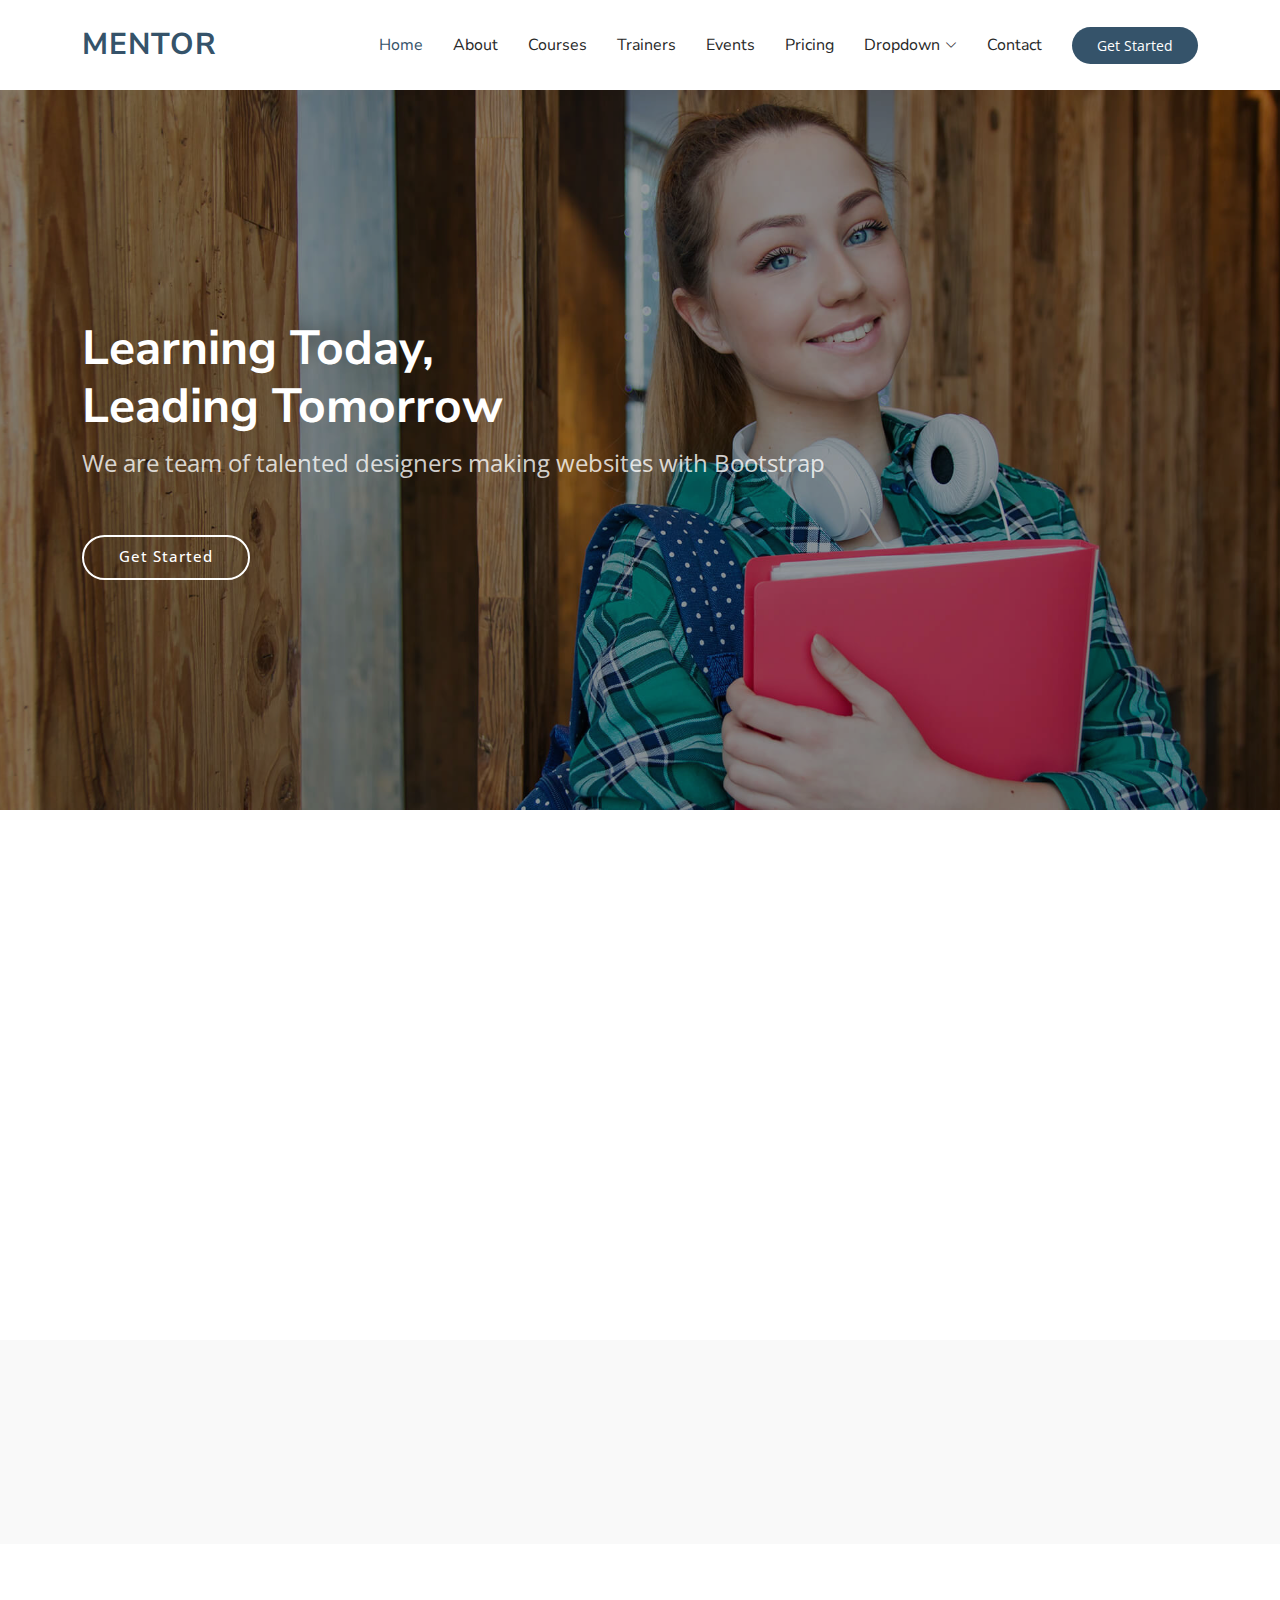
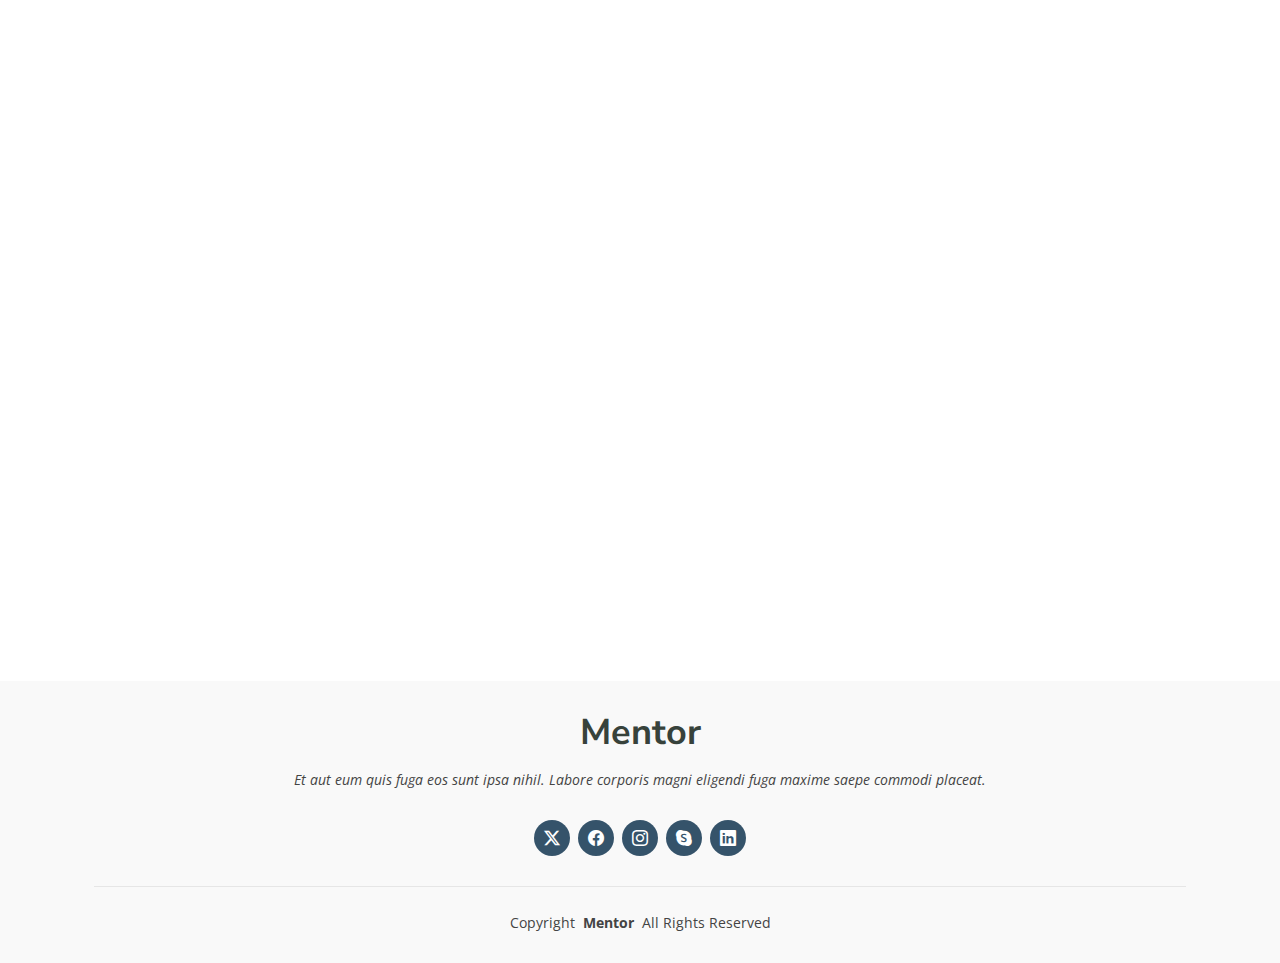
<file: index.html>
<!DOCTYPE html>
<html lang="en">

<head>
  <meta charset="utf-8">
  <meta content="width=device-width, initial-scale=1.0" name="viewport">
  <title>Index - AulaVirtual</title>
  <meta name="description" content="">
  <meta name="keywords" content="">

  <!-- Favicons -->
  <link href="assets/img/favicon.png" rel="icon">
  <link href="assets/img/apple-touch-icon.png" rel="apple-touch-icon">

  <!-- Fonts -->
  <link href="https://fonts.googleapis.com" rel="preconnect">
  <link href="https://fonts.gstatic.com" rel="preconnect" crossorigin>
  <link href="https://fonts.googleapis.com/css2?family=Open+Sans:ital,wght@0,300;0,400;0,500;0,600;0,700;0,800;1,300;1,400;1,500;1,600;1,700;1,800&family=Nunito+Sans:ital,wght@0,200;0,300;0,400;0,600;0,700;0,800;0,900;1,200;1,300;1,400;1,600;1,700;1,800;1,900&display=swap" rel="stylesheet">

  <!-- Vendor CSS Files -->
  <link href="assets/vendor/bootstrap/css/bootstrap.min.css" rel="stylesheet">
  <link href="assets/vendor/bootstrap-icons/bootstrap-icons.css" rel="stylesheet">
  <link href="assets/vendor/aos/aos.css" rel="stylesheet">
  <link href="assets/vendor/fontawesome-free/css/all.min.css" rel="stylesheet">
  <link href="assets/vendor/glightbox/css/glightbox.min.css" rel="stylesheet">
  <link href="assets/vendor/swiper/swiper-bundle.min.css" rel="stylesheet">

  <!-- Main CSS File -->
  <link href="assets/css/main.css" rel="stylesheet">

</head>

<body class="index-page">

  <header id="header" class="header d-flex align-items-center sticky-top">
    <div class="container-fluid container-xl position-relative d-flex align-items-center">

      <a href="index.html" class="logo d-flex align-items-center me-auto">
        <!-- Uncomment the line below if you also wish to use an image logo -->
        <!-- <img src="assets/img/logo.png" alt=""> -->
        <h1 class="sitename">Mentor</h1>
      </a>

      <nav id="navmenu" class="navmenu">
        <ul>
          <li><a href="index.html" class="active">Home<br></a></li>
          <li><a href="about.html">About</a></li>
          <li><a href="courses.html">Courses</a></li>
          <li><a href="trainers.html">Trainers</a></li>
          <li><a href="events.html">Events</a></li>
          <li><a href="pricing.html">Pricing</a></li>
          <li class="dropdown"><a href="#"><span>Dropdown</span> <i class="bi bi-chevron-down toggle-dropdown"></i></a>
            <ul>
              <li><a href="#">Dropdown 1</a></li>
              <li class="dropdown"><a href="#"><span>Deep Dropdown</span> <i class="bi bi-chevron-down toggle-dropdown"></i></a>
                <ul>
                  <li><a href="#">Deep Dropdown 1</a></li>
                  <li><a href="#">Deep Dropdown 2</a></li>
                  <li><a href="#">Deep Dropdown 3</a></li>
                  <li><a href="#">Deep Dropdown 4</a></li>
                  <li><a href="#">Deep Dropdown 5</a></li>
                </ul>
              </li>
              <li><a href="#">Dropdown 2</a></li>
              <li><a href="#">Dropdown 3</a></li>
              <li><a href="#">Dropdown 4</a></li>
            </ul>
          </li>
          <li><a href="contact.html">Contact</a></li>
        </ul>
        <i class="mobile-nav-toggle d-xl-none bi bi-list"></i>
      </nav>

      <a class="btn-getstarted" href="courses.html">Get Started</a>

    </div>
  </header>

  <main class="main">

    <!-- Hero Section -->
    <section id="hero" class="hero section dark-background">

      <img src="assets/img/hero-bg.jpg" alt="" data-aos="fade-in">

      <div class="container">
        <h2 data-aos="fade-up" data-aos-delay="100">Learning Today,<br>Leading Tomorrow</h2>
        <p data-aos="fade-up" data-aos-delay="200">We are team of talented designers making websites with Bootstrap</p>
        <div class="d-flex mt-4" data-aos="fade-up" data-aos-delay="300">
          <a href="courses.html" class="btn-get-started">Get Started</a>
        </div>
      </div>

    </section><!-- /Hero Section -->

    <!-- About Section -->
    <section id="about" class="about section">

      <div class="container">

        <div class="row gy-4">

          <div class="col-lg-6 order-1 order-lg-2" data-aos="fade-up" data-aos-delay="100">
            <img src="assets/img/about.jpg" class="img-fluid" alt="">
          </div>

          <div class="col-lg-6 order-2 order-lg-1 content" data-aos="fade-up" data-aos-delay="200">
            <h3>Voluptatem dignissimos provident quasi corporis</h3>
            <p class="fst-italic">
              Lorem ipsum dolor sit amet, consectetur adipiscing elit, sed do eiusmod tempor incididunt ut labore et dolore
              magna aliqua.
            </p>
            <ul>
              <li><i class="bi bi-check-circle"></i> <span>Ullamco laboris nisi ut aliquip ex ea commodo consequat.</span></li>
              <li><i class="bi bi-check-circle"></i> <span>Duis aute irure dolor in reprehenderit in voluptate velit.</span></li>
              <li><i class="bi bi-check-circle"></i> <span>Ullamco laboris nisi ut aliquip ex ea commodo consequat. Duis aute irure dolor in reprehenderit in voluptate trideta storacalaperda mastiro dolore eu fugiat nulla pariatur.</span></li>
            </ul>
            <a href="#" class="read-more"><span>Read More</span><i class="bi bi-arrow-right"></i></a>
          </div>

        </div>

      </div>

    </section><!-- /About Section -->

    <!-- Counts Section -->
    <section id="counts" class="section counts light-background">

      <div class="container" data-aos="fade-up" data-aos-delay="100">

        <div class="row gy-4">

          <div class="col-lg-3 col-md-6">
            <div class="stats-item text-center w-100 h-100">
              <span data-purecounter-start="0" data-purecounter-end="1232" data-purecounter-duration="1" class="purecounter"></span>
              <p>Students</p>
            </div>
          </div><!-- End Stats Item -->

          <div class="col-lg-3 col-md-6">
            <div class="stats-item text-center w-100 h-100">
              <span data-purecounter-start="0" data-purecounter-end="64" data-purecounter-duration="1" class="purecounter"></span>
              <p>Courses</p>
            </div>
          </div><!-- End Stats Item -->

          <div class="col-lg-3 col-md-6">
            <div class="stats-item text-center w-100 h-100">
              <span data-purecounter-start="0" data-purecounter-end="42" data-purecounter-duration="1" class="purecounter"></span>
              <p>Events</p>
            </div>
          </div><!-- End Stats Item -->

          <div class="col-lg-3 col-md-6">
            <div class="stats-item text-center w-100 h-100">
              <span data-purecounter-start="0" data-purecounter-end="24" data-purecounter-duration="1" class="purecounter"></span>
              <p>Trainers</p>
            </div>
          </div><!-- End Stats Item -->

        </div>

      </div>

    </section><!-- /Counts Section -->

    <!-- Courses Section -->
    <section id="courses" class="courses section">

      <!-- Section Title -->
      <div class="container section-title" data-aos="fade-up">
        <h2>Courses</h2>
        <p>Popular Courses</p>
      </div><!-- End Section Title -->

      <div class="container">

        <div class="row">

          <div class="col-lg-4 col-md-6 d-flex align-items-stretch" data-aos="zoom-in" data-aos-delay="100">
            <div class="course-item">
              <img src="assets/img/course-1.jpg" class="img-fluid" alt="...">
              <div class="course-content">
                <div class="d-flex justify-content-between align-items-center mb-3">
                  <p class="category">Web Development</p>
                  <p class="price">$169</p>
                </div>

                <h3><a href="course-details.html">Website Design</a></h3>
                <p class="description">Et architecto provident deleniti facere repellat nobis iste. Id facere quia quae dolores dolorem tempore.</p>
                <div class="trainer d-flex justify-content-between align-items-center">
                  <div class="trainer-profile d-flex align-items-center">
                    <img src="assets/img/trainers/trainer-1.jpg" class="img-fluid" alt="">
                    <a href="" class="trainer-link">Antonio</a>
                  </div>
                  <div class="trainer-rank d-flex align-items-center">
                    <i class="bi bi-person user-icon"></i>&nbsp;50
                    &nbsp;&nbsp;
                    <i class="bi bi-heart heart-icon"></i>&nbsp;65
                  </div>
                </div>
              </div>
            </div>
          </div> <!-- End Course Item-->

          <div class="col-lg-4 col-md-6 d-flex align-items-stretch mt-4 mt-md-0" data-aos="zoom-in" data-aos-delay="200">
            <div class="course-item">
              <img src="assets/img/course-2.jpg" class="img-fluid" alt="...">
              <div class="course-content">
                <div class="d-flex justify-content-between align-items-center mb-3">
                  <p class="category">Marketing</p>
                  <p class="price">$250</p>
                </div>

                <h3><a href="course-details.html">Search Engine Optimization</a></h3>
                <p class="description">Et architecto provident deleniti facere repellat nobis iste. Id facere quia quae dolores dolorem tempore.</p>
                <div class="trainer d-flex justify-content-between align-items-center">
                  <div class="trainer-profile d-flex align-items-center">
                    <img src="assets/img/trainers/trainer-2.jpg" class="img-fluid" alt="">
                    <a href="" class="trainer-link">Lana</a>
                  </div>
                  <div class="trainer-rank d-flex align-items-center">
                    <i class="bi bi-person user-icon"></i>&nbsp;35
                    &nbsp;&nbsp;
                    <i class="bi bi-heart heart-icon"></i>&nbsp;42
                  </div>
                </div>
              </div>
            </div>
          </div> <!-- End Course Item-->

          <div class="col-lg-4 col-md-6 d-flex align-items-stretch mt-4 mt-lg-0" data-aos="zoom-in" data-aos-delay="300">
            <div class="course-item">
              <img src="assets/img/course-3.jpg" class="img-fluid" alt="...">
              <div class="course-content">
                <div class="d-flex justify-content-between align-items-center mb-3">
                  <p class="category">Content</p>
                  <p class="price">$180</p>
                </div>

                <h3><a href="course-details.html">Copywriting</a></h3>
                <p class="description">Et architecto provident deleniti facere repellat nobis iste. Id facere quia quae dolores dolorem tempore.</p>
                <div class="trainer d-flex justify-content-between align-items-center">
                  <div class="trainer-profile d-flex align-items-center">
                    <img src="assets/img/trainers/trainer-3.jpg" class="img-fluid" alt="">
                    <a href="" class="trainer-link">Brandon</a>
                  </div>
                  <div class="trainer-rank d-flex align-items-center">
                    <i class="bi bi-person user-icon"></i>&nbsp;20
                    &nbsp;&nbsp;
                    <i class="bi bi-heart heart-icon"></i>&nbsp;85
                  </div>
                </div>
              </div>
            </div>
          </div> <!-- End Course Item-->

        </div>

      </div>

    </section><!-- /Courses Section -->

  </main>

  <footer id="footer" class="footer light-background">
    <div class="container">
      <h3 class="sitename">Mentor</h3>
      <p>Et aut eum quis fuga eos sunt ipsa nihil. Labore corporis magni eligendi fuga maxime saepe commodi placeat.</p>
      <div class="social-links d-flex justify-content-center">
        <a href=""><i class="bi bi-twitter-x"></i></a>
        <a href=""><i class="bi bi-facebook"></i></a>
        <a href=""><i class="bi bi-instagram"></i></a>
        <a href=""><i class="bi bi-skype"></i></a>
        <a href=""><i class="bi bi-linkedin"></i></a>
      </div>
      <div class="container">
        <div class="copyright">
          <span>Copyright</span> <strong class="px-1 sitename">Mentor</strong> <span>All Rights Reserved</span>
        </div>

      </div>
    </div>
  </footer>

  <!-- Scroll Top -->
  <a href="#" id="scroll-top" class="scroll-top d-flex align-items-center justify-content-center"><i class="bi bi-arrow-up-short"></i></a>

  <!-- Preloader -->
  <div id="preloader"></div>

  <!-- Vendor JS Files -->
  <script src="assets/vendor/bootstrap/js/bootstrap.bundle.min.js"></script>
  <script src="assets/vendor/php-email-form/validate.js"></script>
  <script src="assets/vendor/aos/aos.js"></script>
  <script src="assets/vendor/glightbox/js/glightbox.min.js"></script>
  <script src="assets/vendor/purecounter/purecounter_vanilla.js"></script>
  <script src="assets/vendor/swiper/swiper-bundle.min.js"></script>

  <!-- Main JS File -->
  <script src="assets/js/main.js"></script>

</body>

</html>
</file>
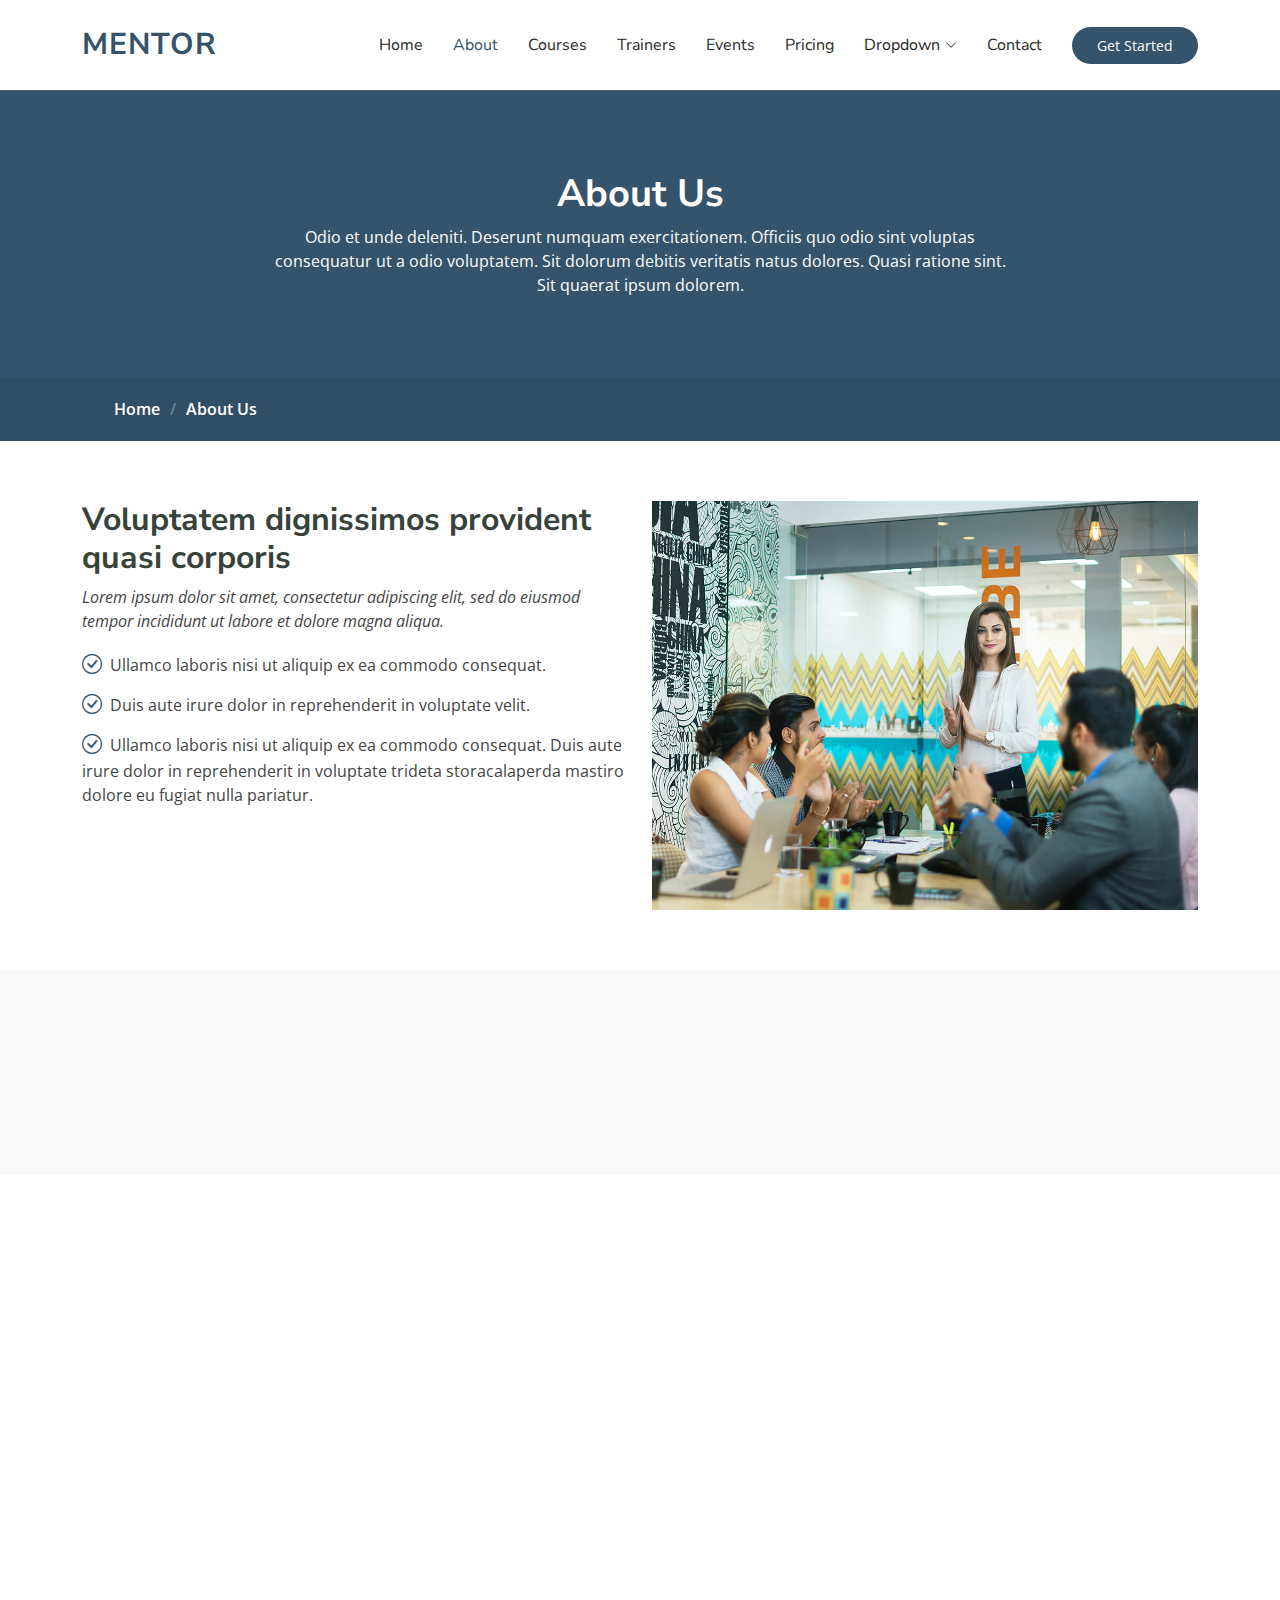
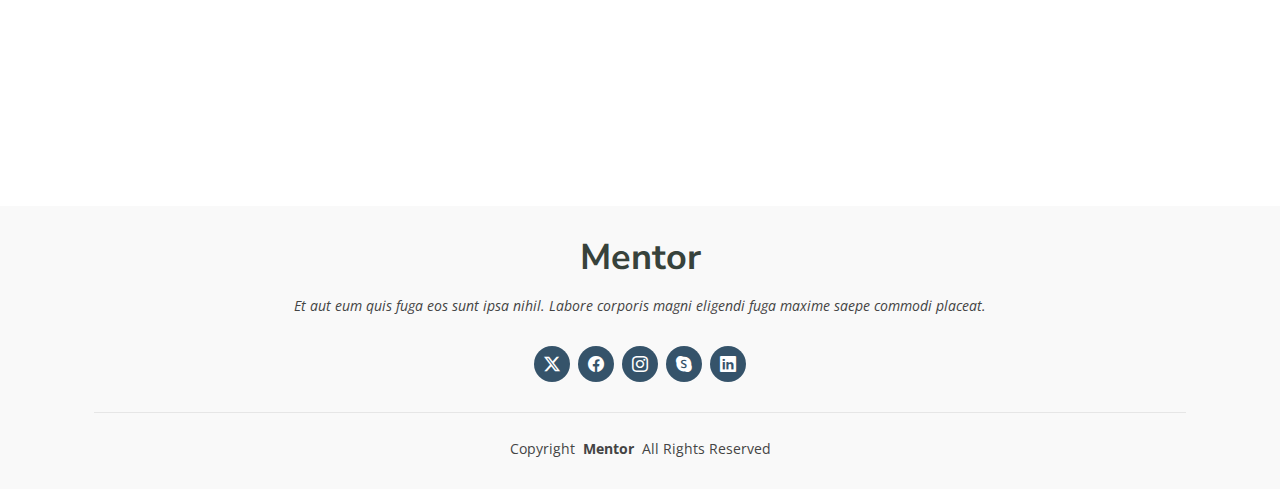
<file: about.html>
<!DOCTYPE html>
<html lang="en">

<head>
  <meta charset="utf-8">
  <meta content="width=device-width, initial-scale=1.0" name="viewport">
  <title>About - AulaVirtual</title>
  <meta name="description" content="">
  <meta name="keywords" content="">

  <!-- Favicons -->
  <link href="assets/img/favicon.png" rel="icon">
  <link href="assets/img/apple-touch-icon.png" rel="apple-touch-icon">

  <!-- Fonts -->
  <link href="https://fonts.googleapis.com" rel="preconnect">
  <link href="https://fonts.gstatic.com" rel="preconnect" crossorigin>
  <link href="https://fonts.googleapis.com/css2?family=Open+Sans:ital,wght@0,300;0,400;0,500;0,600;0,700;0,800;1,300;1,400;1,500;1,600;1,700;1,800&family=Nunito+Sans:ital,wght@0,200;0,300;0,400;0,600;0,700;0,800;0,900;1,200;1,300;1,400;1,600;1,700;1,800;1,900&display=swap" rel="stylesheet">

  <!-- Vendor CSS Files -->
  <link href="assets/vendor/bootstrap/css/bootstrap.min.css" rel="stylesheet">
  <link href="assets/vendor/bootstrap-icons/bootstrap-icons.css" rel="stylesheet">
  <link href="assets/vendor/aos/aos.css" rel="stylesheet">
  <link href="assets/vendor/fontawesome-free/css/all.min.css" rel="stylesheet">
  <link href="assets/vendor/glightbox/css/glightbox.min.css" rel="stylesheet">
  <link href="assets/vendor/swiper/swiper-bundle.min.css" rel="stylesheet">

  <!-- Main CSS File -->
  <link href="assets/css/main.css" rel="stylesheet">

</head>

<body class="about-page">

  <header id="header" class="header d-flex align-items-center sticky-top">
    <div class="container-fluid container-xl position-relative d-flex align-items-center">

      <a href="index.html" class="logo d-flex align-items-center me-auto">
        <!-- Uncomment the line below if you also wish to use an image logo -->
        <!-- <img src="assets/img/logo.png" alt=""> -->
        <h1 class="sitename">Mentor</h1>
      </a>

      <nav id="navmenu" class="navmenu">
        <ul>
          <li><a href="index.html">Home<br></a></li>
          <li><a href="about.html" class="active">About</a></li>
          <li><a href="courses.html">Courses</a></li>
          <li><a href="trainers.html">Trainers</a></li>
          <li><a href="events.html">Events</a></li>
          <li><a href="pricing.html">Pricing</a></li>
          <li class="dropdown"><a href="#"><span>Dropdown</span> <i class="bi bi-chevron-down toggle-dropdown"></i></a>
            <ul>
              <li><a href="#">Dropdown 1</a></li>
              <li class="dropdown"><a href="#"><span>Deep Dropdown</span> <i class="bi bi-chevron-down toggle-dropdown"></i></a>
                <ul>
                  <li><a href="#">Deep Dropdown 1</a></li>
                  <li><a href="#">Deep Dropdown 2</a></li>
                  <li><a href="#">Deep Dropdown 3</a></li>
                  <li><a href="#">Deep Dropdown 4</a></li>
                  <li><a href="#">Deep Dropdown 5</a></li>
                </ul>
              </li>
              <li><a href="#">Dropdown 2</a></li>
              <li><a href="#">Dropdown 3</a></li>
              <li><a href="#">Dropdown 4</a></li>
            </ul>
          </li>
          <li><a href="contact.html">Contact</a></li>
        </ul>
        <i class="mobile-nav-toggle d-xl-none bi bi-list"></i>
      </nav>

      <a class="btn-getstarted" href="courses.html">Get Started</a>

    </div>
  </header>

  <main class="main">

    <!-- Page Title -->
    <div class="page-title" data-aos="fade">
      <div class="heading">
        <div class="container">
          <div class="row d-flex justify-content-center text-center">
            <div class="col-lg-8">
              <h1>About Us<br></h1>
              <p class="mb-0">Odio et unde deleniti. Deserunt numquam exercitationem. Officiis quo odio sint voluptas consequatur ut a odio voluptatem. Sit dolorum debitis veritatis natus dolores. Quasi ratione sint. Sit quaerat ipsum dolorem.</p>
            </div>
          </div>
        </div>
      </div>
      <nav class="breadcrumbs">
        <div class="container">
          <ol>
            <li><a href="index.html">Home</a></li>
            <li class="current">About Us<br></li>
          </ol>
        </div>
      </nav>
    </div><!-- End Page Title -->

    <!-- About Us Section -->
    <section id="about-us" class="section about-us">

      <div class="container">

        <div class="row gy-4">

          <div class="col-lg-6 order-1 order-lg-2" data-aos="fade-up" data-aos-delay="100">
            <img src="assets/img/about-2.jpg" class="img-fluid" alt="">
          </div>

          <div class="col-lg-6 order-2 order-lg-1 content" data-aos="fade-up" data-aos-delay="200">
            <h3>Voluptatem dignissimos provident quasi corporis</h3>
            <p class="fst-italic">
              Lorem ipsum dolor sit amet, consectetur adipiscing elit, sed do eiusmod tempor incididunt ut labore et dolore
              magna aliqua.
            </p>
            <ul>
              <li><i class="bi bi-check-circle"></i> <span>Ullamco laboris nisi ut aliquip ex ea commodo consequat.</span></li>
              <li><i class="bi bi-check-circle"></i> <span>Duis aute irure dolor in reprehenderit in voluptate velit.</span></li>
              <li><i class="bi bi-check-circle"></i> <span>Ullamco laboris nisi ut aliquip ex ea commodo consequat. Duis aute irure dolor in reprehenderit in voluptate trideta storacalaperda mastiro dolore eu fugiat nulla pariatur.</span></li>
            </ul>
          </div>

        </div>

      </div>

    </section><!-- /About Us Section -->

    <!-- Counts Section -->
    <section id="counts" class="section counts light-background">

      <div class="container" data-aos="fade-up" data-aos-delay="100">

        <div class="row gy-4">

          <div class="col-lg-3 col-md-6">
            <div class="stats-item text-center w-100 h-100">
              <span data-purecounter-start="0" data-purecounter-end="1232" data-purecounter-duration="1" class="purecounter"></span>
              <p>Students</p>
            </div>
          </div><!-- End Stats Item -->

          <div class="col-lg-3 col-md-6">
            <div class="stats-item text-center w-100 h-100">
              <span data-purecounter-start="0" data-purecounter-end="64" data-purecounter-duration="1" class="purecounter"></span>
              <p>Courses</p>
            </div>
          </div><!-- End Stats Item -->

          <div class="col-lg-3 col-md-6">
            <div class="stats-item text-center w-100 h-100">
              <span data-purecounter-start="0" data-purecounter-end="42" data-purecounter-duration="1" class="purecounter"></span>
              <p>Events</p>
            </div>
          </div><!-- End Stats Item -->

          <div class="col-lg-3 col-md-6">
            <div class="stats-item text-center w-100 h-100">
              <span data-purecounter-start="0" data-purecounter-end="24" data-purecounter-duration="1" class="purecounter"></span>
              <p>Trainers</p>
            </div>
          </div><!-- End Stats Item -->

        </div>

      </div>

    </section><!-- /Counts Section -->

    <!-- Testimonials Section -->
    <section id="testimonials" class="testimonials section">

      <!-- Section Title -->
      <div class="container section-title" data-aos="fade-up">
        <h2>Testimonials</h2>
        <p>What are they saying</p>
      </div><!-- End Section Title -->

      <div class="container" data-aos="fade-up" data-aos-delay="100">

        <div class="swiper init-swiper">
          <script type="application/json" class="swiper-config">
            {
              "loop": true,
              "speed": 600,
              "autoplay": {
                "delay": 5000
              },
              "slidesPerView": "auto",
              "pagination": {
                "el": ".swiper-pagination",
                "type": "bullets",
                "clickable": true
              },
              "breakpoints": {
                "320": {
                  "slidesPerView": 1,
                  "spaceBetween": 40
                },
                "1200": {
                  "slidesPerView": 2,
                  "spaceBetween": 20
                }
              }
            }
          </script>
          <div class="swiper-wrapper">

            <div class="swiper-slide">
              <div class="testimonial-wrap">
                <div class="testimonial-item">
                  <img src="assets/img/testimonials/testimonials-1.jpg" class="testimonial-img" alt="">
                  <h3>Saul Goodman</h3>
                  <h4>Ceo &amp; Founder</h4>
                  <div class="stars">
                    <i class="bi bi-star-fill"></i><i class="bi bi-star-fill"></i><i class="bi bi-star-fill"></i><i class="bi bi-star-fill"></i><i class="bi bi-star-fill"></i>
                  </div>
                  <p>
                    <i class="bi bi-quote quote-icon-left"></i>
                    <span>Proin iaculis purus consequat sem cure digni ssim donec porttitora entum suscipit rhoncus. Accusantium quam, ultricies eget id, aliquam eget nibh et. Maecen aliquam, risus at semper.</span>
                    <i class="bi bi-quote quote-icon-right"></i>
                  </p>
                </div>
              </div>
            </div><!-- End testimonial item -->

            <div class="swiper-slide">
              <div class="testimonial-wrap">
                <div class="testimonial-item">
                  <img src="assets/img/testimonials/testimonials-2.jpg" class="testimonial-img" alt="">
                  <h3>Sara Wilsson</h3>
                  <h4>Designer</h4>
                  <div class="stars">
                    <i class="bi bi-star-fill"></i><i class="bi bi-star-fill"></i><i class="bi bi-star-fill"></i><i class="bi bi-star-fill"></i><i class="bi bi-star-fill"></i>
                  </div>
                  <p>
                    <i class="bi bi-quote quote-icon-left"></i>
                    <span>Export tempor illum tamen malis malis eram quae irure esse labore quem cillum quid cillum eram malis quorum velit fore eram velit sunt aliqua noster fugiat irure amet legam anim culpa.</span>
                    <i class="bi bi-quote quote-icon-right"></i>
                  </p>
                </div>
              </div>
            </div><!-- End testimonial item -->

            <div class="swiper-slide">
              <div class="testimonial-wrap">
                <div class="testimonial-item">
                  <img src="assets/img/testimonials/testimonials-3.jpg" class="testimonial-img" alt="">
                  <h3>Jena Karlis</h3>
                  <h4>Store Owner</h4>
                  <div class="stars">
                    <i class="bi bi-star-fill"></i><i class="bi bi-star-fill"></i><i class="bi bi-star-fill"></i><i class="bi bi-star-fill"></i><i class="bi bi-star-fill"></i>
                  </div>
                  <p>
                    <i class="bi bi-quote quote-icon-left"></i>
                    <span>Enim nisi quem export duis labore cillum quae magna enim sint quorum nulla quem veniam duis minim tempor labore quem eram duis noster aute amet eram fore quis sint minim.</span>
                    <i class="bi bi-quote quote-icon-right"></i>
                  </p>
                </div>
              </div>
            </div><!-- End testimonial item -->

            <div class="swiper-slide">
              <div class="testimonial-wrap">
                <div class="testimonial-item">
                  <img src="assets/img/testimonials/testimonials-4.jpg" class="testimonial-img" alt="">
                  <h3>Matt Brandon</h3>
                  <h4>Freelancer</h4>
                  <div class="stars">
                    <i class="bi bi-star-fill"></i><i class="bi bi-star-fill"></i><i class="bi bi-star-fill"></i><i class="bi bi-star-fill"></i><i class="bi bi-star-fill"></i>
                  </div>
                  <p>
                    <i class="bi bi-quote quote-icon-left"></i>
                    <span>Fugiat enim eram quae cillum dolore dolor amet nulla culpa multos export minim fugiat minim velit minim dolor enim duis veniam ipsum anim magna sunt elit fore quem dolore labore illum veniam.</span>
                    <i class="bi bi-quote quote-icon-right"></i>
                  </p>
                </div>
              </div>
            </div><!-- End testimonial item -->

            <div class="swiper-slide">
              <div class="testimonial-wrap">
                <div class="testimonial-item">
                  <img src="assets/img/testimonials/testimonials-5.jpg" class="testimonial-img" alt="">
                  <h3>John Larson</h3>
                  <h4>Entrepreneur</h4>
                  <div class="stars">
                    <i class="bi bi-star-fill"></i><i class="bi bi-star-fill"></i><i class="bi bi-star-fill"></i><i class="bi bi-star-fill"></i><i class="bi bi-star-fill"></i>
                  </div>
                  <p>
                    <i class="bi bi-quote quote-icon-left"></i>
                    <span>Quis quorum aliqua sint quem legam fore sunt eram irure aliqua veniam tempor noster veniam enim culpa labore duis sunt culpa nulla illum cillum fugiat legam esse veniam culpa fore nisi cillum quid.</span>
                    <i class="bi bi-quote quote-icon-right"></i>
                  </p>
                </div>
              </div>
            </div><!-- End testimonial item -->

          </div>
          <div class="swiper-pagination"></div>
        </div>

      </div>

    </section><!-- /Testimonials Section -->

  </main>

  <footer id="footer" class="footer light-background">
    <div class="container">
      <h3 class="sitename">Mentor</h3>
      <p>Et aut eum quis fuga eos sunt ipsa nihil. Labore corporis magni eligendi fuga maxime saepe commodi placeat.</p>
      <div class="social-links d-flex justify-content-center">
        <a href=""><i class="bi bi-twitter-x"></i></a>
        <a href=""><i class="bi bi-facebook"></i></a>
        <a href=""><i class="bi bi-instagram"></i></a>
        <a href=""><i class="bi bi-skype"></i></a>
        <a href=""><i class="bi bi-linkedin"></i></a>
      </div>
      <div class="container">
        <div class="copyright">
          <span>Copyright</span> <strong class="px-1 sitename">Mentor</strong> <span>All Rights Reserved</span>
        </div>

      </div>
    </div>
  </footer>

  <!-- Scroll Top -->
  <a href="#" id="scroll-top" class="scroll-top d-flex align-items-center justify-content-center"><i class="bi bi-arrow-up-short"></i></a>

  <!-- Preloader -->
  <div id="preloader"></div>

  <!-- Vendor JS Files -->
  <script src="assets/vendor/bootstrap/js/bootstrap.bundle.min.js"></script>
  <script src="assets/vendor/php-email-form/validate.js"></script>
  <script src="assets/vendor/aos/aos.js"></script>
  <script src="assets/vendor/glightbox/js/glightbox.min.js"></script>
  <script src="assets/vendor/purecounter/purecounter_vanilla.js"></script>
  <script src="assets/vendor/swiper/swiper-bundle.min.js"></script>

  <!-- Main JS File -->
  <script src="assets/js/main.js"></script>

</body>

</html>
</file>
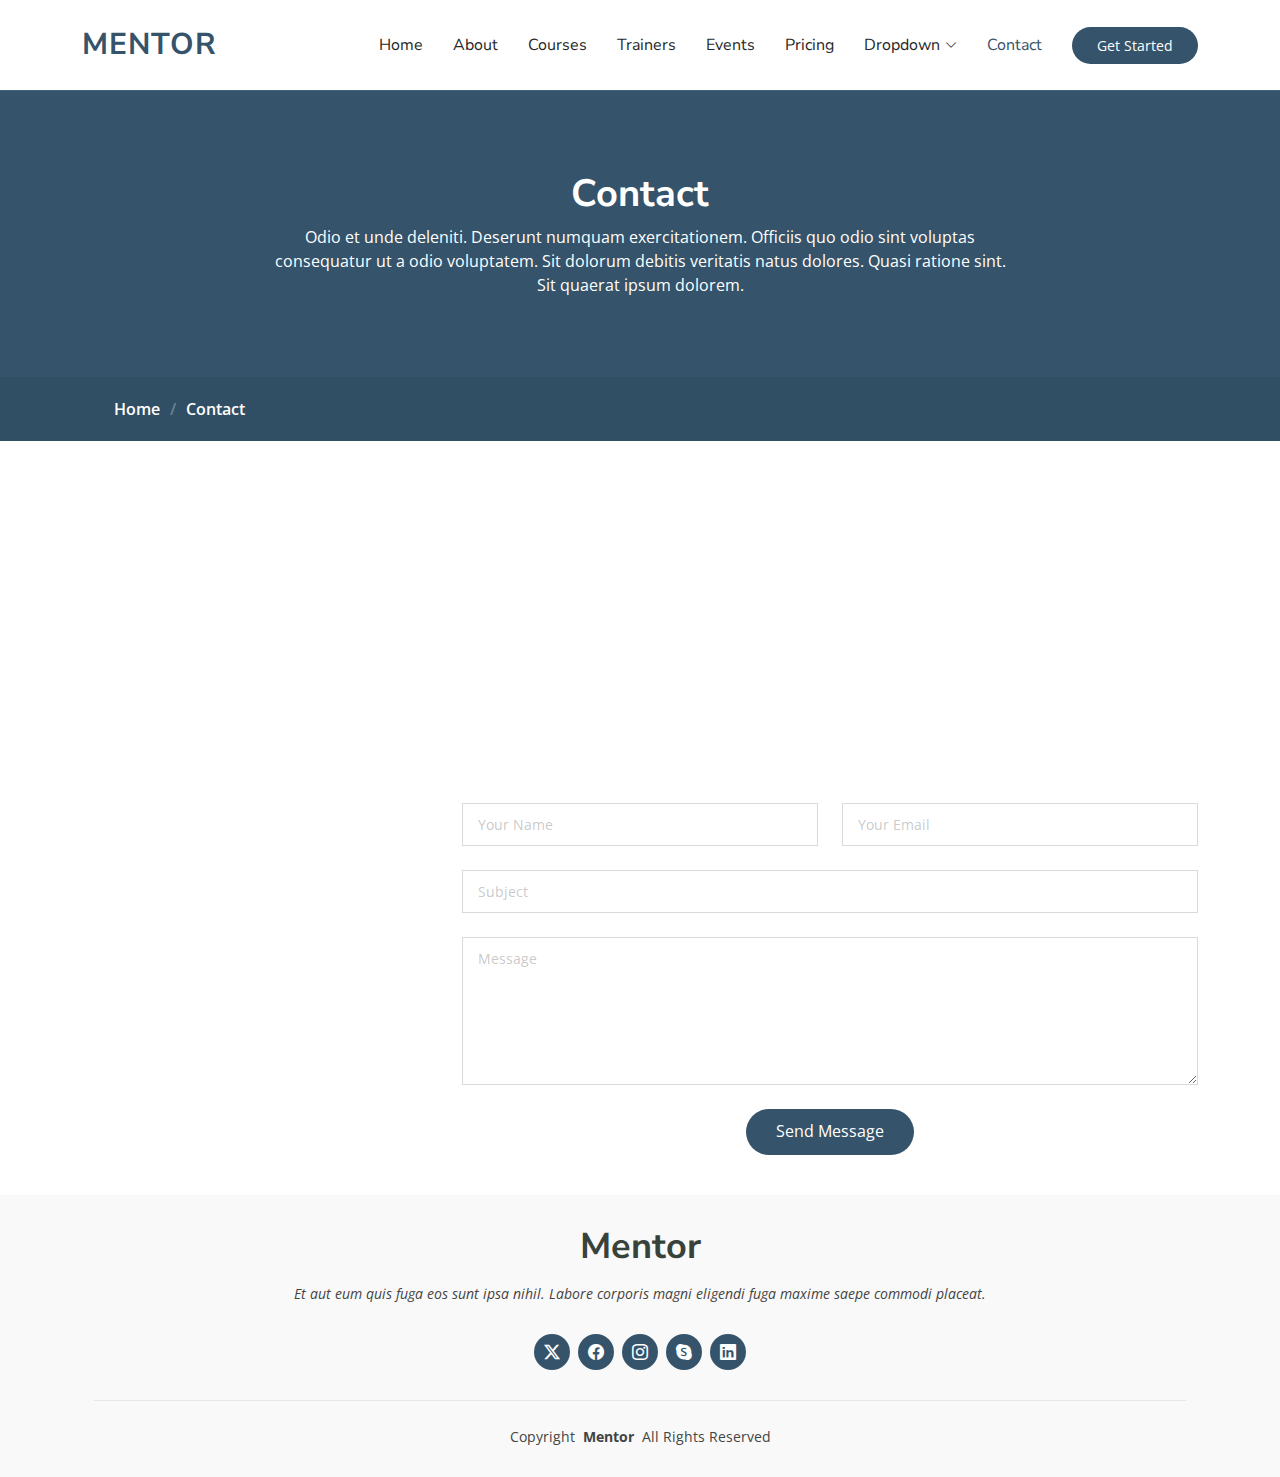
<file: contact.html>
<!DOCTYPE html>
<html lang="en">

<head>
  <meta charset="utf-8">
  <meta content="width=device-width, initial-scale=1.0" name="viewport">
  <title>Contact - AulaVirtual</title>
  <meta name="description" content="">
  <meta name="keywords" content="">

  <!-- Favicons -->
  <link href="assets/img/favicon.png" rel="icon">
  <link href="assets/img/apple-touch-icon.png" rel="apple-touch-icon">

  <!-- Fonts -->
  <link href="https://fonts.googleapis.com" rel="preconnect">
  <link href="https://fonts.gstatic.com" rel="preconnect" crossorigin>
  <link href="https://fonts.googleapis.com/css2?family=Open+Sans:ital,wght@0,300;0,400;0,500;0,600;0,700;0,800;1,300;1,400;1,500;1,600;1,700;1,800&family=Nunito+Sans:ital,wght@0,200;0,300;0,400;0,600;0,700;0,800;0,900;1,200;1,300;1,400;1,600;1,700;1,800;1,900&display=swap" rel="stylesheet">

  <!-- Vendor CSS Files -->
  <link href="assets/vendor/bootstrap/css/bootstrap.min.css" rel="stylesheet">
  <link href="assets/vendor/bootstrap-icons/bootstrap-icons.css" rel="stylesheet">
  <link href="assets/vendor/aos/aos.css" rel="stylesheet">
  <link href="assets/vendor/fontawesome-free/css/all.min.css" rel="stylesheet">
  <link href="assets/vendor/glightbox/css/glightbox.min.css" rel="stylesheet">
  <link href="assets/vendor/swiper/swiper-bundle.min.css" rel="stylesheet">

  <!-- Main CSS File -->
  <link href="assets/css/main.css" rel="stylesheet">

</head>

<body class="contact-page">

  <header id="header" class="header d-flex align-items-center sticky-top">
    <div class="container-fluid container-xl position-relative d-flex align-items-center">

      <a href="index.html" class="logo d-flex align-items-center me-auto">
        <!-- Uncomment the line below if you also wish to use an image logo -->
        <!-- <img src="assets/img/logo.png" alt=""> -->
        <h1 class="sitename">Mentor</h1>
      </a>

      <nav id="navmenu" class="navmenu">
        <ul>
          <li><a href="index.html">Home<br></a></li>
          <li><a href="about.html">About</a></li>
          <li><a href="courses.html">Courses</a></li>
          <li><a href="trainers.html">Trainers</a></li>
          <li><a href="events.html">Events</a></li>
          <li><a href="pricing.html">Pricing</a></li>
          <li class="dropdown"><a href="#"><span>Dropdown</span> <i class="bi bi-chevron-down toggle-dropdown"></i></a>
            <ul>
              <li><a href="#">Dropdown 1</a></li>
              <li class="dropdown"><a href="#"><span>Deep Dropdown</span> <i class="bi bi-chevron-down toggle-dropdown"></i></a>
                <ul>
                  <li><a href="#">Deep Dropdown 1</a></li>
                  <li><a href="#">Deep Dropdown 2</a></li>
                  <li><a href="#">Deep Dropdown 3</a></li>
                  <li><a href="#">Deep Dropdown 4</a></li>
                  <li><a href="#">Deep Dropdown 5</a></li>
                </ul>
              </li>
              <li><a href="#">Dropdown 2</a></li>
              <li><a href="#">Dropdown 3</a></li>
              <li><a href="#">Dropdown 4</a></li>
            </ul>
          </li>
          <li><a href="contact.html" class="active">Contact</a></li>
        </ul>
        <i class="mobile-nav-toggle d-xl-none bi bi-list"></i>
      </nav>

      <a class="btn-getstarted" href="courses.html">Get Started</a>

    </div>
  </header>

  <main class="main">

    <!-- Page Title -->
    <div class="page-title" data-aos="fade">
      <div class="heading">
        <div class="container">
          <div class="row d-flex justify-content-center text-center">
            <div class="col-lg-8">
              <h1>Contact</h1>
              <p class="mb-0">Odio et unde deleniti. Deserunt numquam exercitationem. Officiis quo odio sint voluptas consequatur ut a odio voluptatem. Sit dolorum debitis veritatis natus dolores. Quasi ratione sint. Sit quaerat ipsum dolorem.</p>
            </div>
          </div>
        </div>
      </div>
      <nav class="breadcrumbs">
        <div class="container">
          <ol>
            <li><a href="index.html">Home</a></li>
            <li class="current">Contact</li>
          </ol>
        </div>
      </nav>
    </div><!-- End Page Title -->

    <!-- Contact Section -->
    <section id="contact" class="contact section">

      <div class="mb-5" data-aos="fade-up" data-aos-delay="200">
        <iframe style="border:0; width: 100%; height: 300px;" src="https://www.google.com/maps/embed?pb=!1m14!1m8!1m3!1d48389.78314118045!2d-74.006138!3d40.710059!3m2!1i1024!2i768!4f13.1!3m3!1m2!1s0x89c25a22a3bda30d%3A0xb89d1fe6bc499443!2sDowntown%20Conference%20Center!5e0!3m2!1sen!2sus!4v1676961268712!5m2!1sen!2sus" frameborder="0" allowfullscreen="" loading="lazy" referrerpolicy="no-referrer-when-downgrade"></iframe>
      </div><!-- End Google Maps -->

      <div class="container" data-aos="fade-up" data-aos-delay="100">

        <div class="row gy-4">

          <div class="col-lg-4">
            <div class="info-item d-flex" data-aos="fade-up" data-aos-delay="300">
              <i class="bi bi-geo-alt flex-shrink-0"></i>
              <div>
                <h3>Address</h3>
                <p>A108 Adam Street, New York, NY 535022</p>
              </div>
            </div><!-- End Info Item -->

            <div class="info-item d-flex" data-aos="fade-up" data-aos-delay="400">
              <i class="bi bi-telephone flex-shrink-0"></i>
              <div>
                <h3>Call Us</h3>
                <p>+1 5589 55488 55</p>
              </div>
            </div><!-- End Info Item -->

            <div class="info-item d-flex" data-aos="fade-up" data-aos-delay="500">
              <i class="bi bi-envelope flex-shrink-0"></i>
              <div>
                <h3>Email Us</h3>
                <p>info@example.com</p>
              </div>
            </div><!-- End Info Item -->

          </div>

          <div class="col-lg-8">
            <form action="forms/contact.php" method="post" class="php-email-form" data-aos="fade-up" data-aos-delay="200">
              <div class="row gy-4">

                <div class="col-md-6">
                  <input type="text" name="name" class="form-control" placeholder="Your Name" required="">
                </div>

                <div class="col-md-6 ">
                  <input type="email" class="form-control" name="email" placeholder="Your Email" required="">
                </div>

                <div class="col-md-12">
                  <input type="text" class="form-control" name="subject" placeholder="Subject" required="">
                </div>

                <div class="col-md-12">
                  <textarea class="form-control" name="message" rows="6" placeholder="Message" required=""></textarea>
                </div>

                <div class="col-md-12 text-center">
                  <div class="loading">Loading</div>
                  <div class="error-message"></div>
                  <div class="sent-message">Your message has been sent. Thank you!</div>

                  <button type="submit">Send Message</button>
                </div>

              </div>
            </form>
          </div><!-- End Contact Form -->

        </div>

      </div>

    </section><!-- /Contact Section -->

  </main>

  <footer id="footer" class="footer light-background">
    <div class="container">
      <h3 class="sitename">Mentor</h3>
      <p>Et aut eum quis fuga eos sunt ipsa nihil. Labore corporis magni eligendi fuga maxime saepe commodi placeat.</p>
      <div class="social-links d-flex justify-content-center">
        <a href=""><i class="bi bi-twitter-x"></i></a>
        <a href=""><i class="bi bi-facebook"></i></a>
        <a href=""><i class="bi bi-instagram"></i></a>
        <a href=""><i class="bi bi-skype"></i></a>
        <a href=""><i class="bi bi-linkedin"></i></a>
      </div>
      <div class="container">
        <div class="copyright">
          <span>Copyright</span> <strong class="px-1 sitename">Mentor</strong> <span>All Rights Reserved</span>
        </div>

      </div>
    </div>
  </footer>

  <!-- Scroll Top -->
  <a href="#" id="scroll-top" class="scroll-top d-flex align-items-center justify-content-center"><i class="bi bi-arrow-up-short"></i></a>

  <!-- Preloader -->
  <div id="preloader"></div>

  <!-- Vendor JS Files -->
  <script src="assets/vendor/bootstrap/js/bootstrap.bundle.min.js"></script>
  <script src="assets/vendor/php-email-form/validate.js"></script>
  <script src="assets/vendor/aos/aos.js"></script>
  <script src="assets/vendor/glightbox/js/glightbox.min.js"></script>
  <script src="assets/vendor/purecounter/purecounter_vanilla.js"></script>
  <script src="assets/vendor/swiper/swiper-bundle.min.js"></script>

  <!-- Main JS File -->
  <script src="assets/js/main.js"></script>

</body>

</html>
</file>
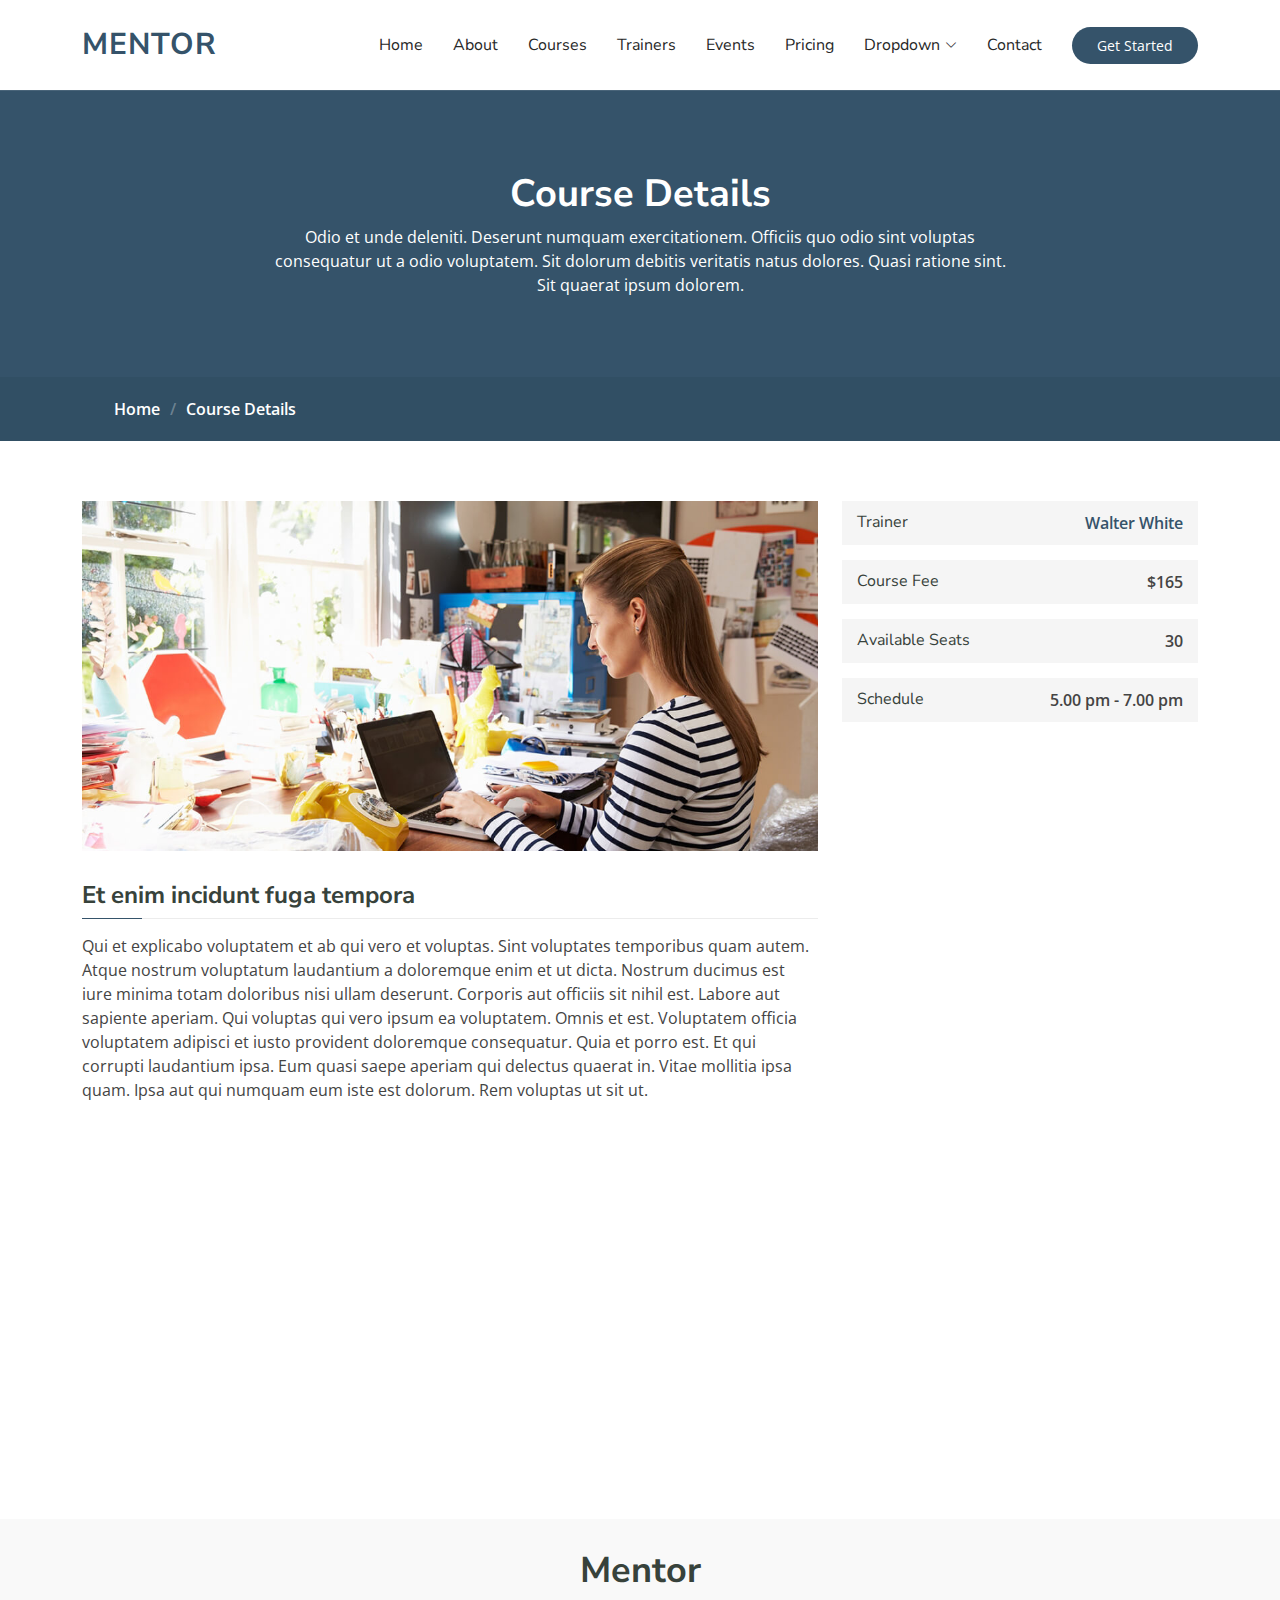
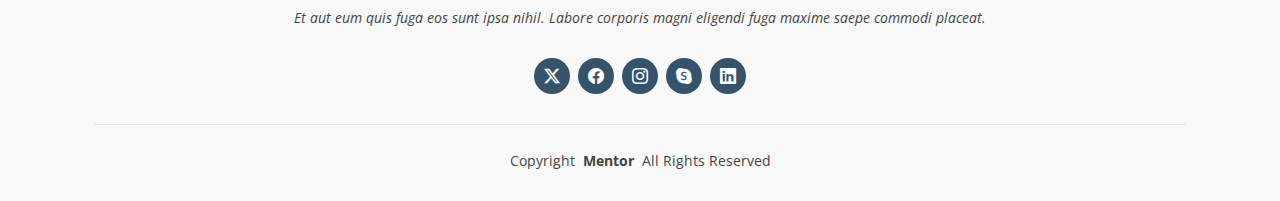
<file: course-details.html>
<!DOCTYPE html>
<html lang="en">

<head>
  <meta charset="utf-8">
  <meta content="width=device-width, initial-scale=1.0" name="viewport">
  <title>Course Details - AulaVirtual</title>
  <meta name="description" content="">
  <meta name="keywords" content="">

  <!-- Favicons -->
  <link href="assets/img/favicon.png" rel="icon">
  <link href="assets/img/apple-touch-icon.png" rel="apple-touch-icon">

  <!-- Fonts -->
  <link href="https://fonts.googleapis.com" rel="preconnect">
  <link href="https://fonts.gstatic.com" rel="preconnect" crossorigin>
  <link href="https://fonts.googleapis.com/css2?family=Open+Sans:ital,wght@0,300;0,400;0,500;0,600;0,700;0,800;1,300;1,400;1,500;1,600;1,700;1,800&family=Nunito+Sans:ital,wght@0,200;0,300;0,400;0,600;0,700;0,800;0,900;1,200;1,300;1,400;1,600;1,700;1,800;1,900&display=swap" rel="stylesheet">

  <!-- Vendor CSS Files -->
  <link href="assets/vendor/bootstrap/css/bootstrap.min.css" rel="stylesheet">
  <link href="assets/vendor/bootstrap-icons/bootstrap-icons.css" rel="stylesheet">
  <link href="assets/vendor/aos/aos.css" rel="stylesheet">
  <link href="assets/vendor/fontawesome-free/css/all.min.css" rel="stylesheet">
  <link href="assets/vendor/glightbox/css/glightbox.min.css" rel="stylesheet">
  <link href="assets/vendor/swiper/swiper-bundle.min.css" rel="stylesheet">

  <!-- Main CSS File -->
  <link href="assets/css/main.css" rel="stylesheet">

</head>

<body class="course-details-page">

  <header id="header" class="header d-flex align-items-center sticky-top">
    <div class="container-fluid container-xl position-relative d-flex align-items-center">

      <a href="index.html" class="logo d-flex align-items-center me-auto">
        <!-- Uncomment the line below if you also wish to use an image logo -->
        <!-- <img src="assets/img/logo.png" alt=""> -->
        <h1 class="sitename">Mentor</h1>
      </a>

      <nav id="navmenu" class="navmenu">
        <ul>
          <li><a href="index.html">Home<br></a></li>
          <li><a href="about.html">About</a></li>
          <li><a href="courses.html">Courses</a></li>
          <li><a href="trainers.html">Trainers</a></li>
          <li><a href="events.html">Events</a></li>
          <li><a href="pricing.html">Pricing</a></li>
          <li class="dropdown"><a href="#"><span>Dropdown</span> <i class="bi bi-chevron-down toggle-dropdown"></i></a>
            <ul>
              <li><a href="#">Dropdown 1</a></li>
              <li class="dropdown"><a href="#"><span>Deep Dropdown</span> <i class="bi bi-chevron-down toggle-dropdown"></i></a>
                <ul>
                  <li><a href="#">Deep Dropdown 1</a></li>
                  <li><a href="#">Deep Dropdown 2</a></li>
                  <li><a href="#">Deep Dropdown 3</a></li>
                  <li><a href="#">Deep Dropdown 4</a></li>
                  <li><a href="#">Deep Dropdown 5</a></li>
                </ul>
              </li>
              <li><a href="#">Dropdown 2</a></li>
              <li><a href="#">Dropdown 3</a></li>
              <li><a href="#">Dropdown 4</a></li>
            </ul>
          </li>
          <li><a href="contact.html">Contact</a></li>
        </ul>
        <i class="mobile-nav-toggle d-xl-none bi bi-list"></i>
      </nav>

      <a class="btn-getstarted" href="courses.html">Get Started</a>

    </div>
  </header>

  <main class="main">

    <!-- Page Title -->
    <div class="page-title" data-aos="fade">
      <div class="heading">
        <div class="container">
          <div class="row d-flex justify-content-center text-center">
            <div class="col-lg-8">
              <h1>Course Details</h1>
              <p class="mb-0">Odio et unde deleniti. Deserunt numquam exercitationem. Officiis quo odio sint voluptas consequatur ut a odio voluptatem. Sit dolorum debitis veritatis natus dolores. Quasi ratione sint. Sit quaerat ipsum dolorem.</p>
            </div>
          </div>
        </div>
      </div>
      <nav class="breadcrumbs">
        <div class="container">
          <ol>
            <li><a href="index.html">Home</a></li>
            <li class="current">Course Details</li>
          </ol>
        </div>
      </nav>
    </div><!-- End Page Title -->

    <!-- Courses Course Details Section -->
    <section id="courses-course-details" class="courses-course-details section">

      <div class="container" data-aos="fade-up">

        <div class="row">
          <div class="col-lg-8">
            <img src="assets/img/course-details.jpg" class="img-fluid" alt="">
            <h3>Et enim incidunt fuga tempora</h3>
            <p>
              Qui et explicabo voluptatem et ab qui vero et voluptas. Sint voluptates temporibus quam autem. Atque nostrum voluptatum laudantium a doloremque enim et ut dicta. Nostrum ducimus est iure minima totam doloribus nisi ullam deserunt. Corporis aut officiis sit nihil est. Labore aut sapiente aperiam.
              Qui voluptas qui vero ipsum ea voluptatem. Omnis et est. Voluptatem officia voluptatem adipisci et iusto provident doloremque consequatur. Quia et porro est. Et qui corrupti laudantium ipsa.
              Eum quasi saepe aperiam qui delectus quaerat in. Vitae mollitia ipsa quam. Ipsa aut qui numquam eum iste est dolorum. Rem voluptas ut sit ut.
            </p>
          </div>
          <div class="col-lg-4">

            <div class="course-info d-flex justify-content-between align-items-center">
              <h5>Trainer</h5>
              <p><a href="#">Walter White</a></p>
            </div>

            <div class="course-info d-flex justify-content-between align-items-center">
              <h5>Course Fee</h5>
              <p>$165</p>
            </div>

            <div class="course-info d-flex justify-content-between align-items-center">
              <h5>Available Seats</h5>
              <p>30</p>
            </div>

            <div class="course-info d-flex justify-content-between align-items-center">
              <h5>Schedule</h5>
              <p>5.00 pm - 7.00 pm</p>
            </div>

          </div>
        </div>

      </div>

    </section><!-- /Courses Course Details Section -->

    <!-- Tabs Section -->
    <section id="tabs" class="tabs section">

      <div class="container" data-aos="fade-up" data-aos-delay="100">

        <div class="row">
          <div class="col-lg-3">
            <ul class="nav nav-tabs flex-column">
              <li class="nav-item">
                <a class="nav-link active show" data-bs-toggle="tab" href="#tab-1">Modi sit est</a>
              </li>
              <li class="nav-item">
                <a class="nav-link" data-bs-toggle="tab" href="#tab-2">Unde praesentium sed</a>
              </li>
              <li class="nav-item">
                <a class="nav-link" data-bs-toggle="tab" href="#tab-3">Pariatur explicabo vel</a>
              </li>
              <li class="nav-item">
                <a class="nav-link" data-bs-toggle="tab" href="#tab-4">Nostrum qui quasi</a>
              </li>
              <li class="nav-item">
                <a class="nav-link" data-bs-toggle="tab" href="#tab-5">Iusto ut expedita aut</a>
              </li>
            </ul>
          </div>
          <div class="col-lg-9 mt-4 mt-lg-0">
            <div class="tab-content">
              <div class="tab-pane active show" id="tab-1">
                <div class="row">
                  <div class="col-lg-8 details order-2 order-lg-1">
                    <h3>Architecto ut aperiam autem id</h3>
                    <p class="fst-italic">Qui laudantium consequatur laborum sit qui ad sapiente dila parde sonata raqer a videna mareta paulona marka</p>
                    <p>Et nobis maiores eius. Voluptatibus ut enim blanditiis atque harum sint. Laborum eos ipsum ipsa odit magni. Incidunt hic ut molestiae aut qui. Est repellat minima eveniet eius et quis magni nihil. Consequatur dolorem quaerat quos qui similique accusamus nostrum rem vero</p>
                  </div>
                  <div class="col-lg-4 text-center order-1 order-lg-2">
                    <img src="assets/img/tabs/tab-1.png" alt="" class="img-fluid">
                  </div>
                </div>
              </div>
              <div class="tab-pane" id="tab-2">
                <div class="row">
                  <div class="col-lg-8 details order-2 order-lg-1">
                    <h3>Et blanditiis nemo veritatis excepturi</h3>
                    <p class="fst-italic">Qui laudantium consequatur laborum sit qui ad sapiente dila parde sonata raqer a videna mareta paulona marka</p>
                    <p>Ea ipsum voluptatem consequatur quis est. Illum error ullam omnis quia et reiciendis sunt sunt est. Non aliquid repellendus itaque accusamus eius et velit ipsa voluptates. Optio nesciunt eaque beatae accusamus lerode pakto madirna desera vafle de nideran pal</p>
                  </div>
                  <div class="col-lg-4 text-center order-1 order-lg-2">
                    <img src="assets/img/tabs/tab-2.png" alt="" class="img-fluid">
                  </div>
                </div>
              </div>
              <div class="tab-pane" id="tab-3">
                <div class="row">
                  <div class="col-lg-8 details order-2 order-lg-1">
                    <h3>Impedit facilis occaecati odio neque aperiam sit</h3>
                    <p class="fst-italic">Eos voluptatibus quo. Odio similique illum id quidem non enim fuga. Qui natus non sunt dicta dolor et. In asperiores velit quaerat perferendis aut</p>
                    <p>Iure officiis odit rerum. Harum sequi eum illum corrupti culpa veritatis quisquam. Neque necessitatibus illo rerum eum ut. Commodi ipsam minima molestiae sed laboriosam a iste odio. Earum odit nesciunt fugiat sit ullam. Soluta et harum voluptatem optio quae</p>
                  </div>
                  <div class="col-lg-4 text-center order-1 order-lg-2">
                    <img src="assets/img/tabs/tab-3.png" alt="" class="img-fluid">
                  </div>
                </div>
              </div>
              <div class="tab-pane" id="tab-4">
                <div class="row">
                  <div class="col-lg-8 details order-2 order-lg-1">
                    <h3>Fuga dolores inventore laboriosam ut est accusamus laboriosam dolore</h3>
                    <p class="fst-italic">Totam aperiam accusamus. Repellat consequuntur iure voluptas iure porro quis delectus</p>
                    <p>Eaque consequuntur consequuntur libero expedita in voluptas. Nostrum ipsam necessitatibus aliquam fugiat debitis quis velit. Eum ex maxime error in consequatur corporis atque. Eligendi asperiores sed qui veritatis aperiam quia a laborum inventore</p>
                  </div>
                  <div class="col-lg-4 text-center order-1 order-lg-2">
                    <img src="assets/img/tabs/tab-4.png" alt="" class="img-fluid">
                  </div>
                </div>
              </div>
              <div class="tab-pane" id="tab-5">
                <div class="row">
                  <div class="col-lg-8 details order-2 order-lg-1">
                    <h3>Est eveniet ipsam sindera pad rone matrelat sando reda</h3>
                    <p class="fst-italic">Omnis blanditiis saepe eos autem qui sunt debitis porro quia.</p>
                    <p>Exercitationem nostrum omnis. Ut reiciendis repudiandae minus. Omnis recusandae ut non quam ut quod eius qui. Ipsum quia odit vero atque qui quibusdam amet. Occaecati sed est sint aut vitae molestiae voluptate vel</p>
                  </div>
                  <div class="col-lg-4 text-center order-1 order-lg-2">
                    <img src="assets/img/tabs/tab-5.png" alt="" class="img-fluid">
                  </div>
                </div>
              </div>
            </div>
          </div>
        </div>

      </div>

    </section><!-- /Tabs Section -->

  </main>

  <footer id="footer" class="footer light-background">
    <div class="container">
      <h3 class="sitename">Mentor</h3>
      <p>Et aut eum quis fuga eos sunt ipsa nihil. Labore corporis magni eligendi fuga maxime saepe commodi placeat.</p>
      <div class="social-links d-flex justify-content-center">
        <a href=""><i class="bi bi-twitter-x"></i></a>
        <a href=""><i class="bi bi-facebook"></i></a>
        <a href=""><i class="bi bi-instagram"></i></a>
        <a href=""><i class="bi bi-skype"></i></a>
        <a href=""><i class="bi bi-linkedin"></i></a>
      </div>
      <div class="container">
        <div class="copyright">
          <span>Copyright</span> <strong class="px-1 sitename">Mentor</strong> <span>All Rights Reserved</span>
        </div>

      </div>
    </div>
  </footer>

  <!-- Scroll Top -->
  <a href="#" id="scroll-top" class="scroll-top d-flex align-items-center justify-content-center"><i class="bi bi-arrow-up-short"></i></a>

  <!-- Preloader -->
  <div id="preloader"></div>

  <!-- Vendor JS Files -->
  <script src="assets/vendor/bootstrap/js/bootstrap.bundle.min.js"></script>
  <script src="assets/vendor/php-email-form/validate.js"></script>
  <script src="assets/vendor/aos/aos.js"></script>
  <script src="assets/vendor/glightbox/js/glightbox.min.js"></script>
  <script src="assets/vendor/purecounter/purecounter_vanilla.js"></script>
  <script src="assets/vendor/swiper/swiper-bundle.min.js"></script>

  <!-- Main JS File -->
  <script src="assets/js/main.js"></script>

</body>

</html>
</file>
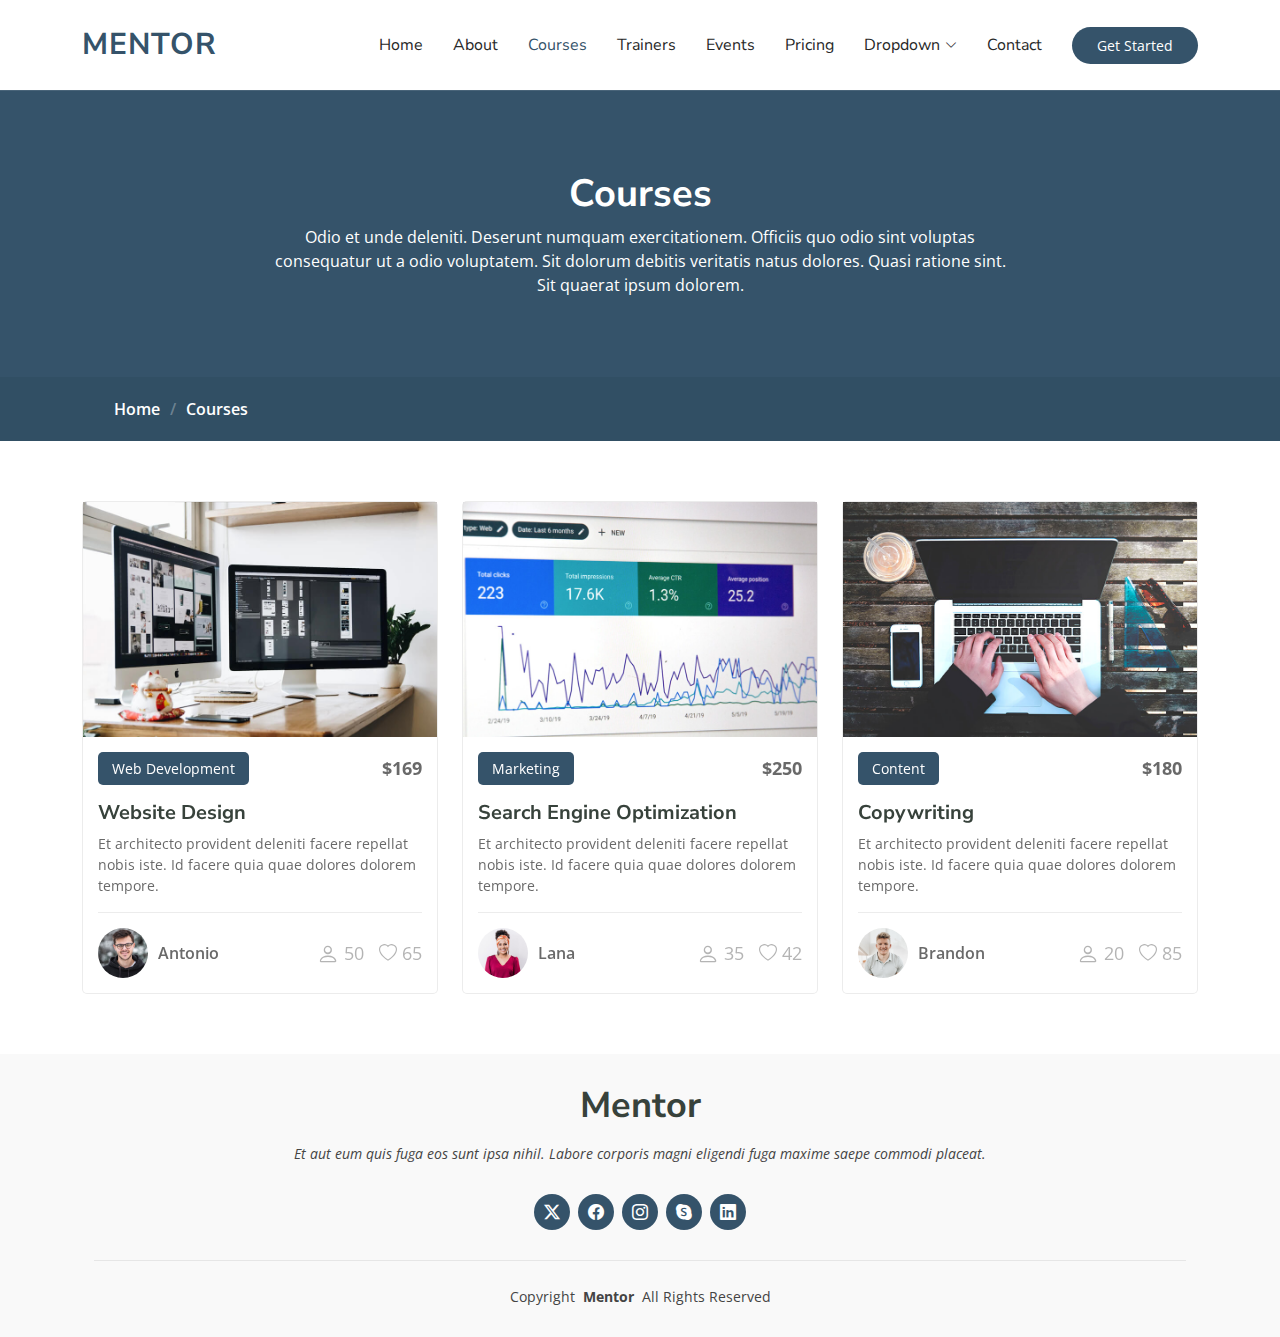
<file: courses.html>
<!DOCTYPE html>
<html lang="en">

<head>
  <meta charset="utf-8">
  <meta content="width=device-width, initial-scale=1.0" name="viewport">
  <title>Courses - AulaVirtual</title>
  <meta name="description" content="">
  <meta name="keywords" content="">

  <!-- Favicons -->
  <link href="assets/img/favicon.png" rel="icon">
  <link href="assets/img/apple-touch-icon.png" rel="apple-touch-icon">

  <!-- Fonts -->
  <link href="https://fonts.googleapis.com" rel="preconnect">
  <link href="https://fonts.gstatic.com" rel="preconnect" crossorigin>
  <link href="https://fonts.googleapis.com/css2?family=Open+Sans:ital,wght@0,300;0,400;0,500;0,600;0,700;0,800;1,300;1,400;1,500;1,600;1,700;1,800&family=Nunito+Sans:ital,wght@0,200;0,300;0,400;0,600;0,700;0,800;0,900;1,200;1,300;1,400;1,600;1,700;1,800;1,900&display=swap" rel="stylesheet">

  <!-- Vendor CSS Files -->
  <link href="assets/vendor/bootstrap/css/bootstrap.min.css" rel="stylesheet">
  <link href="assets/vendor/bootstrap-icons/bootstrap-icons.css" rel="stylesheet">
  <link href="assets/vendor/aos/aos.css" rel="stylesheet">
  <link href="assets/vendor/fontawesome-free/css/all.min.css" rel="stylesheet">
  <link href="assets/vendor/glightbox/css/glightbox.min.css" rel="stylesheet">
  <link href="assets/vendor/swiper/swiper-bundle.min.css" rel="stylesheet">

  <!-- Main CSS File -->
  <link href="assets/css/main.css" rel="stylesheet">

</head>

<body class="courses-page">

  <header id="header" class="header d-flex align-items-center sticky-top">
    <div class="container-fluid container-xl position-relative d-flex align-items-center">

      <a href="index.html" class="logo d-flex align-items-center me-auto">
        <!-- Uncomment the line below if you also wish to use an image logo -->
        <!-- <img src="assets/img/logo.png" alt=""> -->
        <h1 class="sitename">Mentor</h1>
      </a>

      <nav id="navmenu" class="navmenu">
        <ul>
          <li><a href="index.html">Home<br></a></li>
          <li><a href="about.html">About</a></li>
          <li><a href="courses.html" class="active">Courses</a></li>
          <li><a href="trainers.html">Trainers</a></li>
          <li><a href="events.html">Events</a></li>
          <li><a href="pricing.html">Pricing</a></li>
          <li class="dropdown"><a href="#"><span>Dropdown</span> <i class="bi bi-chevron-down toggle-dropdown"></i></a>
            <ul>
              <li><a href="#">Dropdown 1</a></li>
              <li class="dropdown"><a href="#"><span>Deep Dropdown</span> <i class="bi bi-chevron-down toggle-dropdown"></i></a>
                <ul>
                  <li><a href="#">Deep Dropdown 1</a></li>
                  <li><a href="#">Deep Dropdown 2</a></li>
                  <li><a href="#">Deep Dropdown 3</a></li>
                  <li><a href="#">Deep Dropdown 4</a></li>
                  <li><a href="#">Deep Dropdown 5</a></li>
                </ul>
              </li>
              <li><a href="#">Dropdown 2</a></li>
              <li><a href="#">Dropdown 3</a></li>
              <li><a href="#">Dropdown 4</a></li>
            </ul>
          </li>
          <li><a href="contact.html">Contact</a></li>
        </ul>
        <i class="mobile-nav-toggle d-xl-none bi bi-list"></i>
      </nav>

      <a class="btn-getstarted" href="courses.html">Get Started</a>

    </div>
  </header>

  <main class="main">

    <!-- Page Title -->
    <div class="page-title" data-aos="fade">
      <div class="heading">
        <div class="container">
          <div class="row d-flex justify-content-center text-center">
            <div class="col-lg-8">
              <h1>Courses</h1>
              <p class="mb-0">Odio et unde deleniti. Deserunt numquam exercitationem. Officiis quo odio sint voluptas consequatur ut a odio voluptatem. Sit dolorum debitis veritatis natus dolores. Quasi ratione sint. Sit quaerat ipsum dolorem.</p>
            </div>
          </div>
        </div>
      </div>
      <nav class="breadcrumbs">
        <div class="container">
          <ol>
            <li><a href="index.html">Home</a></li>
            <li class="current">Courses</li>
          </ol>
        </div>
      </nav>
    </div><!-- End Page Title -->

    <!-- Courses Section -->
    <section id="courses" class="courses section">

      <div class="container">

        <div class="row">

          <div class="col-lg-4 col-md-6 d-flex align-items-stretch" data-aos="zoom-in" data-aos-delay="100">
            <div class="course-item">
              <img src="assets/img/course-1.jpg" class="img-fluid" alt="...">
              <div class="course-content">
                <div class="d-flex justify-content-between align-items-center mb-3">
                  <p class="category">Web Development</p>
                  <p class="price">$169</p>
                </div>

                <h3><a href="course-details.html">Website Design</a></h3>
                <p class="description">Et architecto provident deleniti facere repellat nobis iste. Id facere quia quae dolores dolorem tempore.</p>
                <div class="trainer d-flex justify-content-between align-items-center">
                  <div class="trainer-profile d-flex align-items-center">
                    <img src="assets/img/trainers/trainer-1.jpg" class="img-fluid" alt="">
                    <a href="" class="trainer-link">Antonio</a>
                  </div>
                  <div class="trainer-rank d-flex align-items-center">
                    <i class="bi bi-person user-icon"></i>&nbsp;50
                    &nbsp;&nbsp;
                    <i class="bi bi-heart heart-icon"></i>&nbsp;65
                  </div>
                </div>
              </div>
            </div>
          </div> <!-- End Course Item-->

          <div class="col-lg-4 col-md-6 d-flex align-items-stretch mt-4 mt-md-0" data-aos="zoom-in" data-aos-delay="200">
            <div class="course-item">
              <img src="assets/img/course-2.jpg" class="img-fluid" alt="...">
              <div class="course-content">
                <div class="d-flex justify-content-between align-items-center mb-3">
                  <p class="category">Marketing</p>
                  <p class="price">$250</p>
                </div>

                <h3><a href="course-details.html">Search Engine Optimization</a></h3>
                <p class="description">Et architecto provident deleniti facere repellat nobis iste. Id facere quia quae dolores dolorem tempore.</p>
                <div class="trainer d-flex justify-content-between align-items-center">
                  <div class="trainer-profile d-flex align-items-center">
                    <img src="assets/img/trainers/trainer-2.jpg" class="img-fluid" alt="">
                    <a href="" class="trainer-link">Lana</a>
                  </div>
                  <div class="trainer-rank d-flex align-items-center">
                    <i class="bi bi-person user-icon"></i>&nbsp;35
                    &nbsp;&nbsp;
                    <i class="bi bi-heart heart-icon"></i>&nbsp;42
                  </div>
                </div>
              </div>
            </div>
          </div> <!-- End Course Item-->

          <div class="col-lg-4 col-md-6 d-flex align-items-stretch mt-4 mt-lg-0" data-aos="zoom-in" data-aos-delay="300">
            <div class="course-item">
              <img src="assets/img/course-3.jpg" class="img-fluid" alt="...">
              <div class="course-content">
                <div class="d-flex justify-content-between align-items-center mb-3">
                  <p class="category">Content</p>
                  <p class="price">$180</p>
                </div>

                <h3><a href="course-details.html">Copywriting</a></h3>
                <p class="description">Et architecto provident deleniti facere repellat nobis iste. Id facere quia quae dolores dolorem tempore.</p>
                <div class="trainer d-flex justify-content-between align-items-center">
                  <div class="trainer-profile d-flex align-items-center">
                    <img src="assets/img/trainers/trainer-3.jpg" class="img-fluid" alt="">
                    <a href="" class="trainer-link">Brandon</a>
                  </div>
                  <div class="trainer-rank d-flex align-items-center">
                    <i class="bi bi-person user-icon"></i>&nbsp;20
                    &nbsp;&nbsp;
                    <i class="bi bi-heart heart-icon"></i>&nbsp;85
                  </div>
                </div>
              </div>
            </div>
          </div> <!-- End Course Item-->

        </div>

      </div>

    </section><!-- /Courses Section -->

  </main>

  <footer id="footer" class="footer light-background">
    <div class="container">
      <h3 class="sitename">Mentor</h3>
      <p>Et aut eum quis fuga eos sunt ipsa nihil. Labore corporis magni eligendi fuga maxime saepe commodi placeat.</p>
      <div class="social-links d-flex justify-content-center">
        <a href=""><i class="bi bi-twitter-x"></i></a>
        <a href=""><i class="bi bi-facebook"></i></a>
        <a href=""><i class="bi bi-instagram"></i></a>
        <a href=""><i class="bi bi-skype"></i></a>
        <a href=""><i class="bi bi-linkedin"></i></a>
      </div>
      <div class="container">
        <div class="copyright">
          <span>Copyright</span> <strong class="px-1 sitename">Mentor</strong> <span>All Rights Reserved</span>
        </div>

      </div>
    </div>
  </footer>

  <!-- Scroll Top -->
  <a href="#" id="scroll-top" class="scroll-top d-flex align-items-center justify-content-center"><i class="bi bi-arrow-up-short"></i></a>

  <!-- Preloader -->
  <div id="preloader"></div>

  <!-- Vendor JS Files -->
  <script src="assets/vendor/bootstrap/js/bootstrap.bundle.min.js"></script>
  <script src="assets/vendor/php-email-form/validate.js"></script>
  <script src="assets/vendor/aos/aos.js"></script>
  <script src="assets/vendor/glightbox/js/glightbox.min.js"></script>
  <script src="assets/vendor/purecounter/purecounter_vanilla.js"></script>
  <script src="assets/vendor/swiper/swiper-bundle.min.js"></script>

  <!-- Main JS File -->
  <script src="assets/js/main.js"></script>

</body>

</html>
</file>
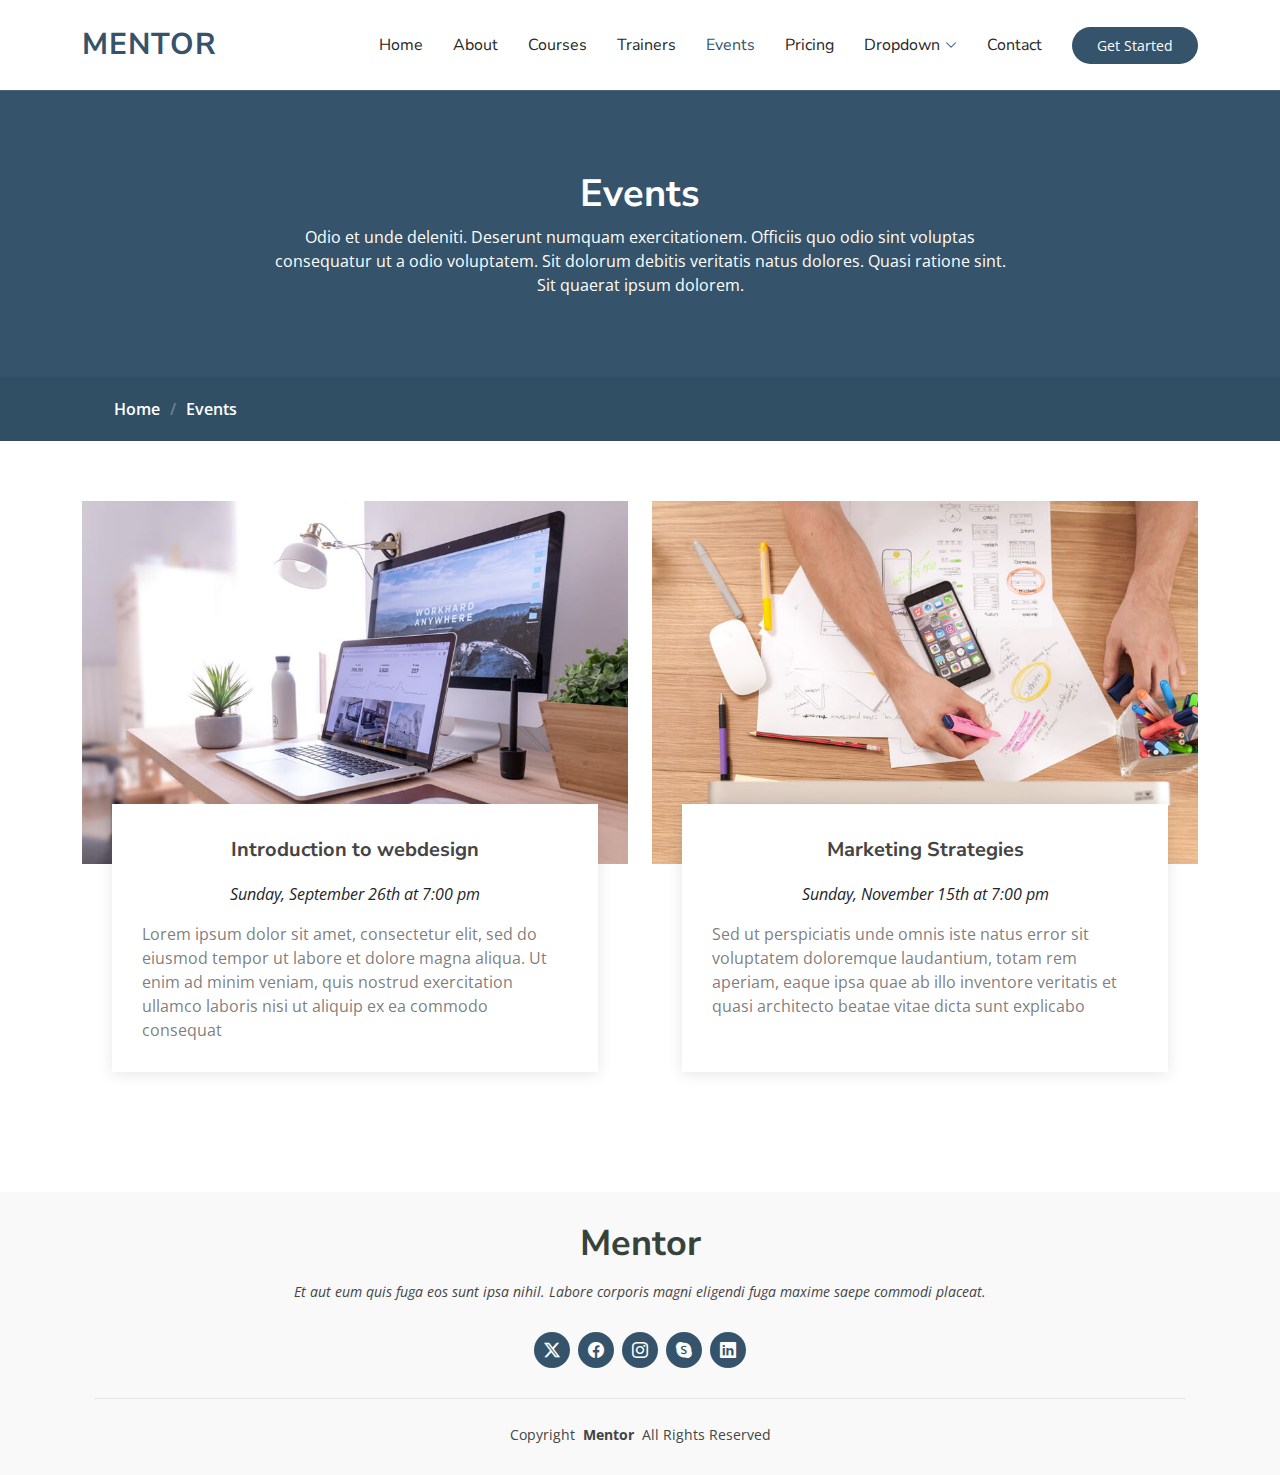
<file: events.html>
<!DOCTYPE html>
<html lang="en">

<head>
  <meta charset="utf-8">
  <meta content="width=device-width, initial-scale=1.0" name="viewport">
  <title>Events - AulaVirtual</title>
  <meta name="description" content="">
  <meta name="keywords" content="">

  <!-- Favicons -->
  <link href="assets/img/favicon.png" rel="icon">
  <link href="assets/img/apple-touch-icon.png" rel="apple-touch-icon">

  <!-- Fonts -->
  <link href="https://fonts.googleapis.com" rel="preconnect">
  <link href="https://fonts.gstatic.com" rel="preconnect" crossorigin>
  <link href="https://fonts.googleapis.com/css2?family=Open+Sans:ital,wght@0,300;0,400;0,500;0,600;0,700;0,800;1,300;1,400;1,500;1,600;1,700;1,800&family=Nunito+Sans:ital,wght@0,200;0,300;0,400;0,600;0,700;0,800;0,900;1,200;1,300;1,400;1,600;1,700;1,800;1,900&display=swap" rel="stylesheet">

  <!-- Vendor CSS Files -->
  <link href="assets/vendor/bootstrap/css/bootstrap.min.css" rel="stylesheet">
  <link href="assets/vendor/bootstrap-icons/bootstrap-icons.css" rel="stylesheet">
  <link href="assets/vendor/aos/aos.css" rel="stylesheet">
  <link href="assets/vendor/fontawesome-free/css/all.min.css" rel="stylesheet">
  <link href="assets/vendor/glightbox/css/glightbox.min.css" rel="stylesheet">
  <link href="assets/vendor/swiper/swiper-bundle.min.css" rel="stylesheet">

  <!-- Main CSS File -->
  <link href="assets/css/main.css" rel="stylesheet">

</head>

<body class="events-page">

  <header id="header" class="header d-flex align-items-center sticky-top">
    <div class="container-fluid container-xl position-relative d-flex align-items-center">

      <a href="index.html" class="logo d-flex align-items-center me-auto">
        <!-- Uncomment the line below if you also wish to use an image logo -->
        <!-- <img src="assets/img/logo.png" alt=""> -->
        <h1 class="sitename">Mentor</h1>
      </a>

      <nav id="navmenu" class="navmenu">
        <ul>
          <li><a href="index.html">Home<br></a></li>
          <li><a href="about.html">About</a></li>
          <li><a href="courses.html">Courses</a></li>
          <li><a href="trainers.html">Trainers</a></li>
          <li><a href="events.html" class="active">Events</a></li>
          <li><a href="pricing.html">Pricing</a></li>
          <li class="dropdown"><a href="#"><span>Dropdown</span> <i class="bi bi-chevron-down toggle-dropdown"></i></a>
            <ul>
              <li><a href="#">Dropdown 1</a></li>
              <li class="dropdown"><a href="#"><span>Deep Dropdown</span> <i class="bi bi-chevron-down toggle-dropdown"></i></a>
                <ul>
                  <li><a href="#">Deep Dropdown 1</a></li>
                  <li><a href="#">Deep Dropdown 2</a></li>
                  <li><a href="#">Deep Dropdown 3</a></li>
                  <li><a href="#">Deep Dropdown 4</a></li>
                  <li><a href="#">Deep Dropdown 5</a></li>
                </ul>
              </li>
              <li><a href="#">Dropdown 2</a></li>
              <li><a href="#">Dropdown 3</a></li>
              <li><a href="#">Dropdown 4</a></li>
            </ul>
          </li>
          <li><a href="contact.html">Contact</a></li>
        </ul>
        <i class="mobile-nav-toggle d-xl-none bi bi-list"></i>
      </nav>

      <a class="btn-getstarted" href="courses.html">Get Started</a>

    </div>
  </header>

  <main class="main">

    <!-- Page Title -->
    <div class="page-title" data-aos="fade">
      <div class="heading">
        <div class="container">
          <div class="row d-flex justify-content-center text-center">
            <div class="col-lg-8">
              <h1>Events</h1>
              <p class="mb-0">Odio et unde deleniti. Deserunt numquam exercitationem. Officiis quo odio sint voluptas consequatur ut a odio voluptatem. Sit dolorum debitis veritatis natus dolores. Quasi ratione sint. Sit quaerat ipsum dolorem.</p>
            </div>
          </div>
        </div>
      </div>
      <nav class="breadcrumbs">
        <div class="container">
          <ol>
            <li><a href="index.html">Home</a></li>
            <li class="current">Events</li>
          </ol>
        </div>
      </nav>
    </div><!-- End Page Title -->

    <!-- Events Section -->
    <section id="events" class="events section">

      <div class="container" data-aos="fade-up">

        <div class="row">
          <div class="col-md-6 d-flex align-items-stretch">
            <div class="card">
              <div class="card-img">
                <img src="assets/img/events-item-1.jpg" alt="...">
              </div>
              <div class="card-body">
                <h5 class="card-title"><a href="">Introduction to webdesign</a></h5>
                <p class="fst-italic text-center">Sunday, September 26th at 7:00 pm</p>
                <p class="card-text">Lorem ipsum dolor sit amet, consectetur elit, sed do eiusmod tempor ut labore et dolore magna aliqua. Ut enim ad minim veniam, quis nostrud exercitation ullamco laboris nisi ut aliquip ex ea commodo consequat</p>
              </div>
            </div>
          </div>
          <div class="col-md-6 d-flex align-items-stretch">
            <div class="card">
              <div class="card-img">
                <img src="assets/img/events-item-2.jpg" alt="...">
              </div>
              <div class="card-body">
                <h5 class="card-title"><a href="">Marketing Strategies</a></h5>
                <p class="fst-italic text-center">Sunday, November 15th at 7:00 pm</p>
                <p class="card-text">Sed ut perspiciatis unde omnis iste natus error sit voluptatem doloremque laudantium, totam rem aperiam, eaque ipsa quae ab illo inventore veritatis et quasi architecto beatae vitae dicta sunt explicabo</p>
              </div>
            </div>

          </div>
        </div>

      </div>

    </section><!-- /Events Section -->

  </main>

  <footer id="footer" class="footer light-background">
    <div class="container">
      <h3 class="sitename">Mentor</h3>
      <p>Et aut eum quis fuga eos sunt ipsa nihil. Labore corporis magni eligendi fuga maxime saepe commodi placeat.</p>
      <div class="social-links d-flex justify-content-center">
        <a href=""><i class="bi bi-twitter-x"></i></a>
        <a href=""><i class="bi bi-facebook"></i></a>
        <a href=""><i class="bi bi-instagram"></i></a>
        <a href=""><i class="bi bi-skype"></i></a>
        <a href=""><i class="bi bi-linkedin"></i></a>
      </div>
      <div class="container">
        <div class="copyright">
          <span>Copyright</span> <strong class="px-1 sitename">Mentor</strong> <span>All Rights Reserved</span>
        </div>

      </div>
    </div>
  </footer>

  <!-- Scroll Top -->
  <a href="#" id="scroll-top" class="scroll-top d-flex align-items-center justify-content-center"><i class="bi bi-arrow-up-short"></i></a>

  <!-- Preloader -->
  <div id="preloader"></div>

  <!-- Vendor JS Files -->
  <script src="assets/vendor/bootstrap/js/bootstrap.bundle.min.js"></script>
  <script src="assets/vendor/php-email-form/validate.js"></script>
  <script src="assets/vendor/aos/aos.js"></script>
  <script src="assets/vendor/glightbox/js/glightbox.min.js"></script>
  <script src="assets/vendor/purecounter/purecounter_vanilla.js"></script>
  <script src="assets/vendor/swiper/swiper-bundle.min.js"></script>

  <!-- Main JS File -->
  <script src="assets/js/main.js"></script>

</body>

</html>
</file>
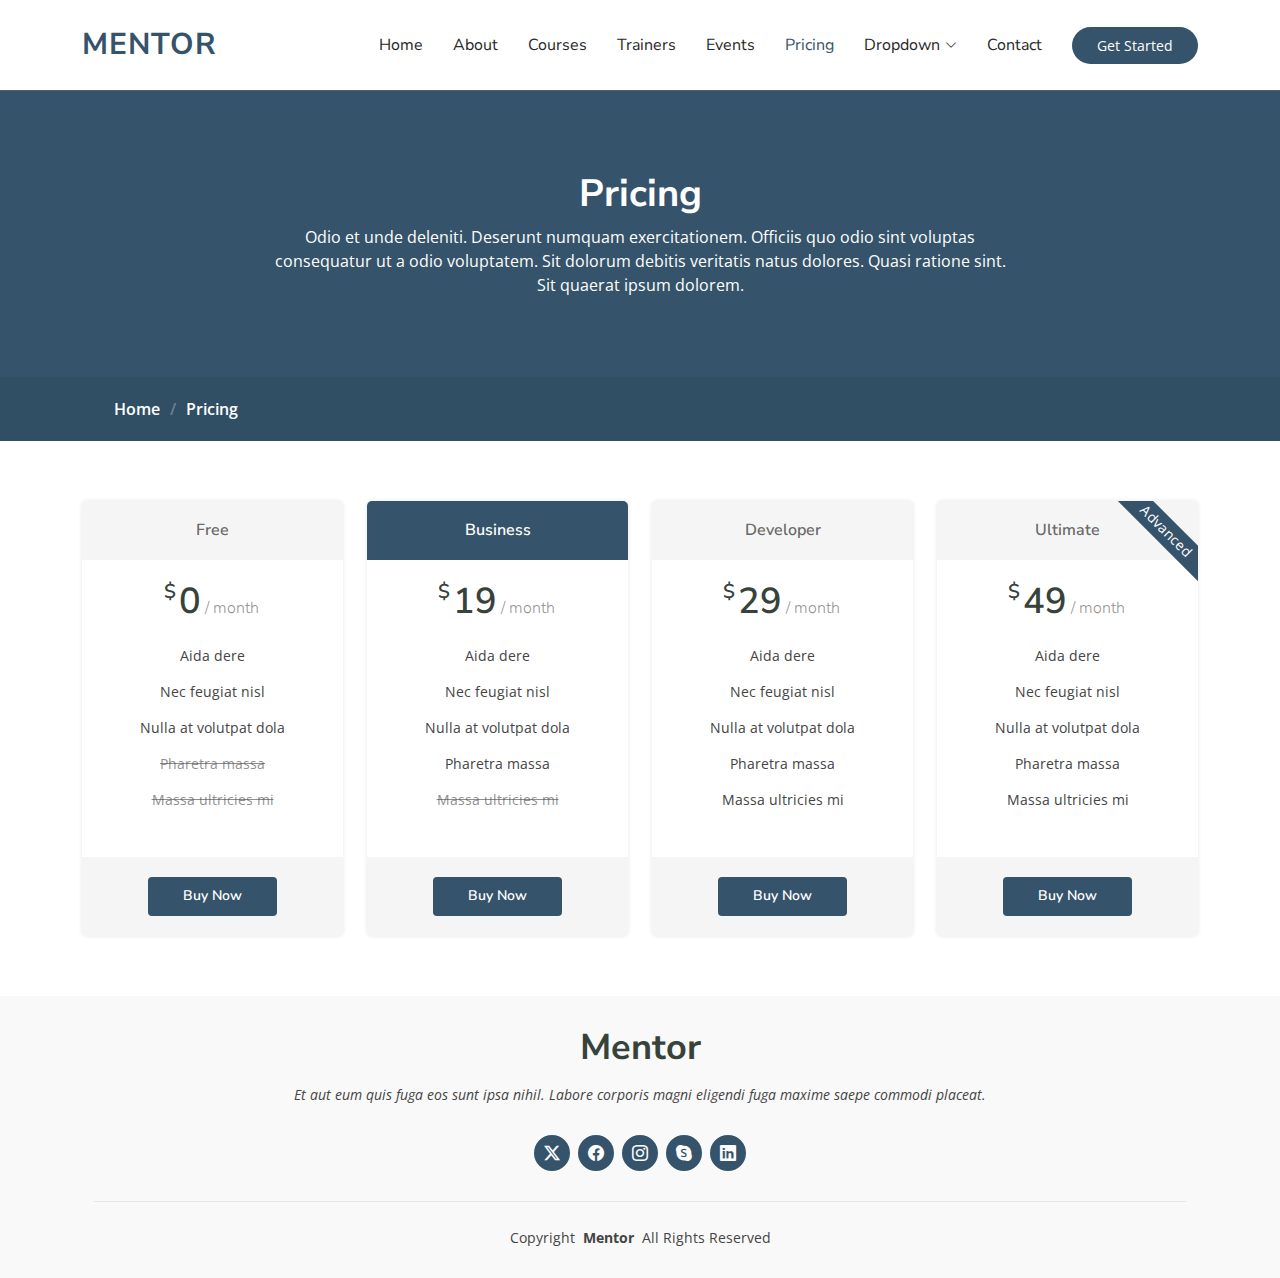
<file: pricing.html>
<!DOCTYPE html>
<html lang="en">

<head>
  <meta charset="utf-8">
  <meta content="width=device-width, initial-scale=1.0" name="viewport">
  <title>Pricing - AulaVirtual</title>
  <meta name="description" content="">
  <meta name="keywords" content="">

  <!-- Favicons -->
  <link href="assets/img/favicon.png" rel="icon">
  <link href="assets/img/apple-touch-icon.png" rel="apple-touch-icon">

  <!-- Fonts -->
  <link href="https://fonts.googleapis.com" rel="preconnect">
  <link href="https://fonts.gstatic.com" rel="preconnect" crossorigin>
  <link href="https://fonts.googleapis.com/css2?family=Open+Sans:ital,wght@0,300;0,400;0,500;0,600;0,700;0,800;1,300;1,400;1,500;1,600;1,700;1,800&family=Nunito+Sans:ital,wght@0,200;0,300;0,400;0,600;0,700;0,800;0,900;1,200;1,300;1,400;1,600;1,700;1,800;1,900&display=swap" rel="stylesheet">

  <!-- Vendor CSS Files -->
  <link href="assets/vendor/bootstrap/css/bootstrap.min.css" rel="stylesheet">
  <link href="assets/vendor/bootstrap-icons/bootstrap-icons.css" rel="stylesheet">
  <link href="assets/vendor/aos/aos.css" rel="stylesheet">
  <link href="assets/vendor/fontawesome-free/css/all.min.css" rel="stylesheet">
  <link href="assets/vendor/glightbox/css/glightbox.min.css" rel="stylesheet">
  <link href="assets/vendor/swiper/swiper-bundle.min.css" rel="stylesheet">

  <!-- Main CSS File -->
  <link href="assets/css/main.css" rel="stylesheet">

</head>

<body class="pricing-page">

  <header id="header" class="header d-flex align-items-center sticky-top">
    <div class="container-fluid container-xl position-relative d-flex align-items-center">

      <a href="index.html" class="logo d-flex align-items-center me-auto">
        <!-- Uncomment the line below if you also wish to use an image logo -->
        <!-- <img src="assets/img/logo.png" alt=""> -->
        <h1 class="sitename">Mentor</h1>
      </a>

      <nav id="navmenu" class="navmenu">
        <ul>
          <li><a href="index.html">Home<br></a></li>
          <li><a href="about.html">About</a></li>
          <li><a href="courses.html">Courses</a></li>
          <li><a href="trainers.html">Trainers</a></li>
          <li><a href="events.html">Events</a></li>
          <li><a href="pricing.html" class="active">Pricing</a></li>
          <li class="dropdown"><a href="#"><span>Dropdown</span> <i class="bi bi-chevron-down toggle-dropdown"></i></a>
            <ul>
              <li><a href="#">Dropdown 1</a></li>
              <li class="dropdown"><a href="#"><span>Deep Dropdown</span> <i class="bi bi-chevron-down toggle-dropdown"></i></a>
                <ul>
                  <li><a href="#">Deep Dropdown 1</a></li>
                  <li><a href="#">Deep Dropdown 2</a></li>
                  <li><a href="#">Deep Dropdown 3</a></li>
                  <li><a href="#">Deep Dropdown 4</a></li>
                  <li><a href="#">Deep Dropdown 5</a></li>
                </ul>
              </li>
              <li><a href="#">Dropdown 2</a></li>
              <li><a href="#">Dropdown 3</a></li>
              <li><a href="#">Dropdown 4</a></li>
            </ul>
          </li>
          <li><a href="contact.html">Contact</a></li>
        </ul>
        <i class="mobile-nav-toggle d-xl-none bi bi-list"></i>
      </nav>

      <a class="btn-getstarted" href="courses.html">Get Started</a>

    </div>
  </header>

  <main class="main">

    <!-- Page Title -->
    <div class="page-title" data-aos="fade">
      <div class="heading">
        <div class="container">
          <div class="row d-flex justify-content-center text-center">
            <div class="col-lg-8">
              <h1>Pricing</h1>
              <p class="mb-0">Odio et unde deleniti. Deserunt numquam exercitationem. Officiis quo odio sint voluptas consequatur ut a odio voluptatem. Sit dolorum debitis veritatis natus dolores. Quasi ratione sint. Sit quaerat ipsum dolorem.</p>
            </div>
          </div>
        </div>
      </div>
      <nav class="breadcrumbs">
        <div class="container">
          <ol>
            <li><a href="index.html">Home</a></li>
            <li class="current">Pricing</li>
          </ol>
        </div>
      </nav>
    </div><!-- End Page Title -->

    <!-- Pricing Section -->
    <section id="pricing" class="pricing section">

      <div class="container">

        <div class="row gy-3">

          <div class="col-xl-3 col-lg-6" data-aos="fade-up" data-aos-delay="100">
            <div class="pricing-item">
              <h3>Free</h3>
              <h4><sup>$</sup>0<span> / month</span></h4>
              <ul>
                <li>Aida dere</li>
                <li>Nec feugiat nisl</li>
                <li>Nulla at volutpat dola</li>
                <li class="na">Pharetra massa</li>
                <li class="na">Massa ultricies mi</li>
              </ul>
              <div class="btn-wrap">
                <a href="#" class="btn-buy">Buy Now</a>
              </div>
            </div>
          </div><!-- End Pricing Item -->

          <div class="col-xl-3 col-lg-6" data-aos="fade-up" data-aos-delay="200">
            <div class="pricing-item featured">
              <h3>Business</h3>
              <h4><sup>$</sup>19<span> / month</span></h4>
              <ul>
                <li>Aida dere</li>
                <li>Nec feugiat nisl</li>
                <li>Nulla at volutpat dola</li>
                <li>Pharetra massa</li>
                <li class="na">Massa ultricies mi</li>
              </ul>
              <div class="btn-wrap">
                <a href="#" class="btn-buy">Buy Now</a>
              </div>
            </div>
          </div><!-- End Pricing Item -->

          <div class="col-xl-3 col-lg-6" data-aos="fade-up" data-aos-delay="400">
            <div class="pricing-item">
              <h3>Developer</h3>
              <h4><sup>$</sup>29<span> / month</span></h4>
              <ul>
                <li>Aida dere</li>
                <li>Nec feugiat nisl</li>
                <li>Nulla at volutpat dola</li>
                <li>Pharetra massa</li>
                <li>Massa ultricies mi</li>
              </ul>
              <div class="btn-wrap">
                <a href="#" class="btn-buy">Buy Now</a>
              </div>
            </div>
          </div><!-- End Pricing Item -->

          <div class="col-xl-3 col-lg-6" data-aos="fade-up" data-aos-delay="400">
            <div class="pricing-item">
              <span class="advanced">Advanced</span>
              <h3>Ultimate</h3>
              <h4><sup>$</sup>49<span> / month</span></h4>
              <ul>
                <li>Aida dere</li>
                <li>Nec feugiat nisl</li>
                <li>Nulla at volutpat dola</li>
                <li>Pharetra massa</li>
                <li>Massa ultricies mi</li>
              </ul>
              <div class="btn-wrap">
                <a href="#" class="btn-buy">Buy Now</a>
              </div>
            </div>
          </div><!-- End Pricing Item -->

        </div>

      </div>

    </section><!-- /Pricing Section -->

  </main>

  <footer id="footer" class="footer light-background">
    <div class="container">
      <h3 class="sitename">Mentor</h3>
      <p>Et aut eum quis fuga eos sunt ipsa nihil. Labore corporis magni eligendi fuga maxime saepe commodi placeat.</p>
      <div class="social-links d-flex justify-content-center">
        <a href=""><i class="bi bi-twitter-x"></i></a>
        <a href=""><i class="bi bi-facebook"></i></a>
        <a href=""><i class="bi bi-instagram"></i></a>
        <a href=""><i class="bi bi-skype"></i></a>
        <a href=""><i class="bi bi-linkedin"></i></a>
      </div>
      <div class="container">
        <div class="copyright">
          <span>Copyright</span> <strong class="px-1 sitename">Mentor</strong> <span>All Rights Reserved</span>
        </div>

      </div>
    </div>
  </footer>

  <!-- Scroll Top -->
  <a href="#" id="scroll-top" class="scroll-top d-flex align-items-center justify-content-center"><i class="bi bi-arrow-up-short"></i></a>

  <!-- Preloader -->
  <div id="preloader"></div>

  <!-- Vendor JS Files -->
  <script src="assets/vendor/bootstrap/js/bootstrap.bundle.min.js"></script>
  <script src="assets/vendor/php-email-form/validate.js"></script>
  <script src="assets/vendor/aos/aos.js"></script>
  <script src="assets/vendor/glightbox/js/glightbox.min.js"></script>
  <script src="assets/vendor/purecounter/purecounter_vanilla.js"></script>
  <script src="assets/vendor/swiper/swiper-bundle.min.js"></script>

  <!-- Main JS File -->
  <script src="assets/js/main.js"></script>

</body>

</html>
</file>
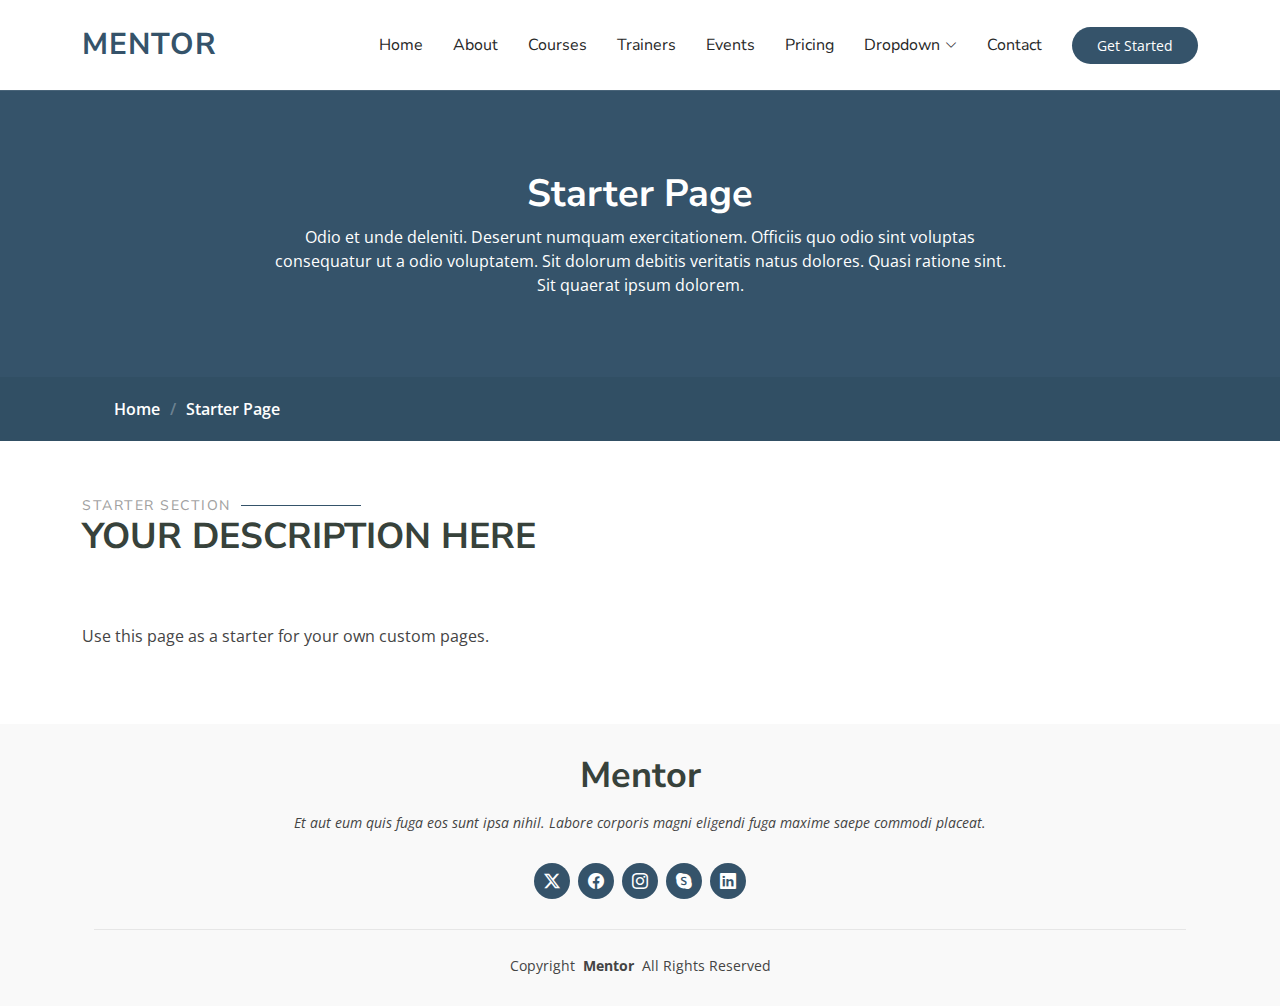
<file: starter-page.html>
<!DOCTYPE html>
<html lang="en">

<head>
  <meta charset="utf-8">
  <meta content="width=device-width, initial-scale=1.0" name="viewport">
  <title>Starter Page - AulaVirtual</title>
  <meta name="description" content="">
  <meta name="keywords" content="">

  <!-- Favicons -->
  <link href="assets/img/favicon.png" rel="icon">
  <link href="assets/img/apple-touch-icon.png" rel="apple-touch-icon">

  <!-- Fonts -->
  <link href="https://fonts.googleapis.com" rel="preconnect">
  <link href="https://fonts.gstatic.com" rel="preconnect" crossorigin>
  <link href="https://fonts.googleapis.com/css2?family=Open+Sans:ital,wght@0,300;0,400;0,500;0,600;0,700;0,800;1,300;1,400;1,500;1,600;1,700;1,800&family=Nunito+Sans:ital,wght@0,200;0,300;0,400;0,600;0,700;0,800;0,900;1,200;1,300;1,400;1,600;1,700;1,800;1,900&display=swap" rel="stylesheet">

  <!-- Vendor CSS Files -->
  <link href="assets/vendor/bootstrap/css/bootstrap.min.css" rel="stylesheet">
  <link href="assets/vendor/bootstrap-icons/bootstrap-icons.css" rel="stylesheet">
  <link href="assets/vendor/aos/aos.css" rel="stylesheet">
  <link href="assets/vendor/fontawesome-free/css/all.min.css" rel="stylesheet">
  <link href="assets/vendor/glightbox/css/glightbox.min.css" rel="stylesheet">
  <link href="assets/vendor/swiper/swiper-bundle.min.css" rel="stylesheet">

  <!-- Main CSS File -->
  <link href="assets/css/main.css" rel="stylesheet">

</head>

<body class="starter-page-page">

  <header id="header" class="header d-flex align-items-center sticky-top">
    <div class="container-fluid container-xl position-relative d-flex align-items-center">

      <a href="index.html" class="logo d-flex align-items-center me-auto">
        <!-- Uncomment the line below if you also wish to use an image logo -->
        <!-- <img src="assets/img/logo.png" alt=""> -->
        <h1 class="sitename">Mentor</h1>
      </a>

      <nav id="navmenu" class="navmenu">
        <ul>
          <li><a href="index.html">Home<br></a></li>
          <li><a href="about.html">About</a></li>
          <li><a href="courses.html">Courses</a></li>
          <li><a href="trainers.html">Trainers</a></li>
          <li><a href="events.html">Events</a></li>
          <li><a href="pricing.html">Pricing</a></li>
          <li class="dropdown"><a href="#"><span>Dropdown</span> <i class="bi bi-chevron-down toggle-dropdown"></i></a>
            <ul>
              <li><a href="#">Dropdown 1</a></li>
              <li class="dropdown"><a href="#"><span>Deep Dropdown</span> <i class="bi bi-chevron-down toggle-dropdown"></i></a>
                <ul>
                  <li><a href="#">Deep Dropdown 1</a></li>
                  <li><a href="#">Deep Dropdown 2</a></li>
                  <li><a href="#">Deep Dropdown 3</a></li>
                  <li><a href="#">Deep Dropdown 4</a></li>
                  <li><a href="#">Deep Dropdown 5</a></li>
                </ul>
              </li>
              <li><a href="#">Dropdown 2</a></li>
              <li><a href="#">Dropdown 3</a></li>
              <li><a href="#">Dropdown 4</a></li>
            </ul>
          </li>
          <li><a href="contact.html">Contact</a></li>
        </ul>
        <i class="mobile-nav-toggle d-xl-none bi bi-list"></i>
      </nav>

      <a class="btn-getstarted" href="courses.html">Get Started</a>

    </div>
  </header>

  <main class="main">

    <!-- Page Title -->
    <div class="page-title" data-aos="fade">
      <div class="heading">
        <div class="container">
          <div class="row d-flex justify-content-center text-center">
            <div class="col-lg-8">
              <h1>Starter Page</h1>
              <p class="mb-0">Odio et unde deleniti. Deserunt numquam exercitationem. Officiis quo odio sint voluptas consequatur ut a odio voluptatem. Sit dolorum debitis veritatis natus dolores. Quasi ratione sint. Sit quaerat ipsum dolorem.</p>
            </div>
          </div>
        </div>
      </div>
      <nav class="breadcrumbs">
        <div class="container">
          <ol>
            <li><a href="index.html">Home</a></li>
            <li class="current">Starter Page</li>
          </ol>
        </div>
      </nav>
    </div><!-- End Page Title -->

    <!-- Starter Section Section -->
    <section id="starter-section" class="starter-section section">

      <!-- Section Title -->
      <div class="container section-title" data-aos="fade-up">
        <h2>Starter Section</h2>
        <p>Your Description Here<br></p>
      </div><!-- End Section Title -->

      <div class="container" data-aos="fade-up">
        <p>Use this page as a starter for your own custom pages.</p>
      </div>

    </section><!-- /Starter Section Section -->

  </main>

  <footer id="footer" class="footer light-background">
    <div class="container">
      <h3 class="sitename">Mentor</h3>
      <p>Et aut eum quis fuga eos sunt ipsa nihil. Labore corporis magni eligendi fuga maxime saepe commodi placeat.</p>
      <div class="social-links d-flex justify-content-center">
        <a href=""><i class="bi bi-twitter-x"></i></a>
        <a href=""><i class="bi bi-facebook"></i></a>
        <a href=""><i class="bi bi-instagram"></i></a>
        <a href=""><i class="bi bi-skype"></i></a>
        <a href=""><i class="bi bi-linkedin"></i></a>
      </div>
      <div class="container">
        <div class="copyright">
          <span>Copyright</span> <strong class="px-1 sitename">Mentor</strong> <span>All Rights Reserved</span>
        </div>

      </div>
    </div>
  </footer>

  <!-- Scroll Top -->
  <a href="#" id="scroll-top" class="scroll-top d-flex align-items-center justify-content-center"><i class="bi bi-arrow-up-short"></i></a>

  <!-- Preloader -->
  <div id="preloader"></div>

  <!-- Vendor JS Files -->
  <script src="assets/vendor/bootstrap/js/bootstrap.bundle.min.js"></script>
  <script src="assets/vendor/php-email-form/validate.js"></script>
  <script src="assets/vendor/aos/aos.js"></script>
  <script src="assets/vendor/glightbox/js/glightbox.min.js"></script>
  <script src="assets/vendor/purecounter/purecounter_vanilla.js"></script>
  <script src="assets/vendor/swiper/swiper-bundle.min.js"></script>

  <!-- Main JS File -->
  <script src="assets/js/main.js"></script>

</body>

</html>
</file>
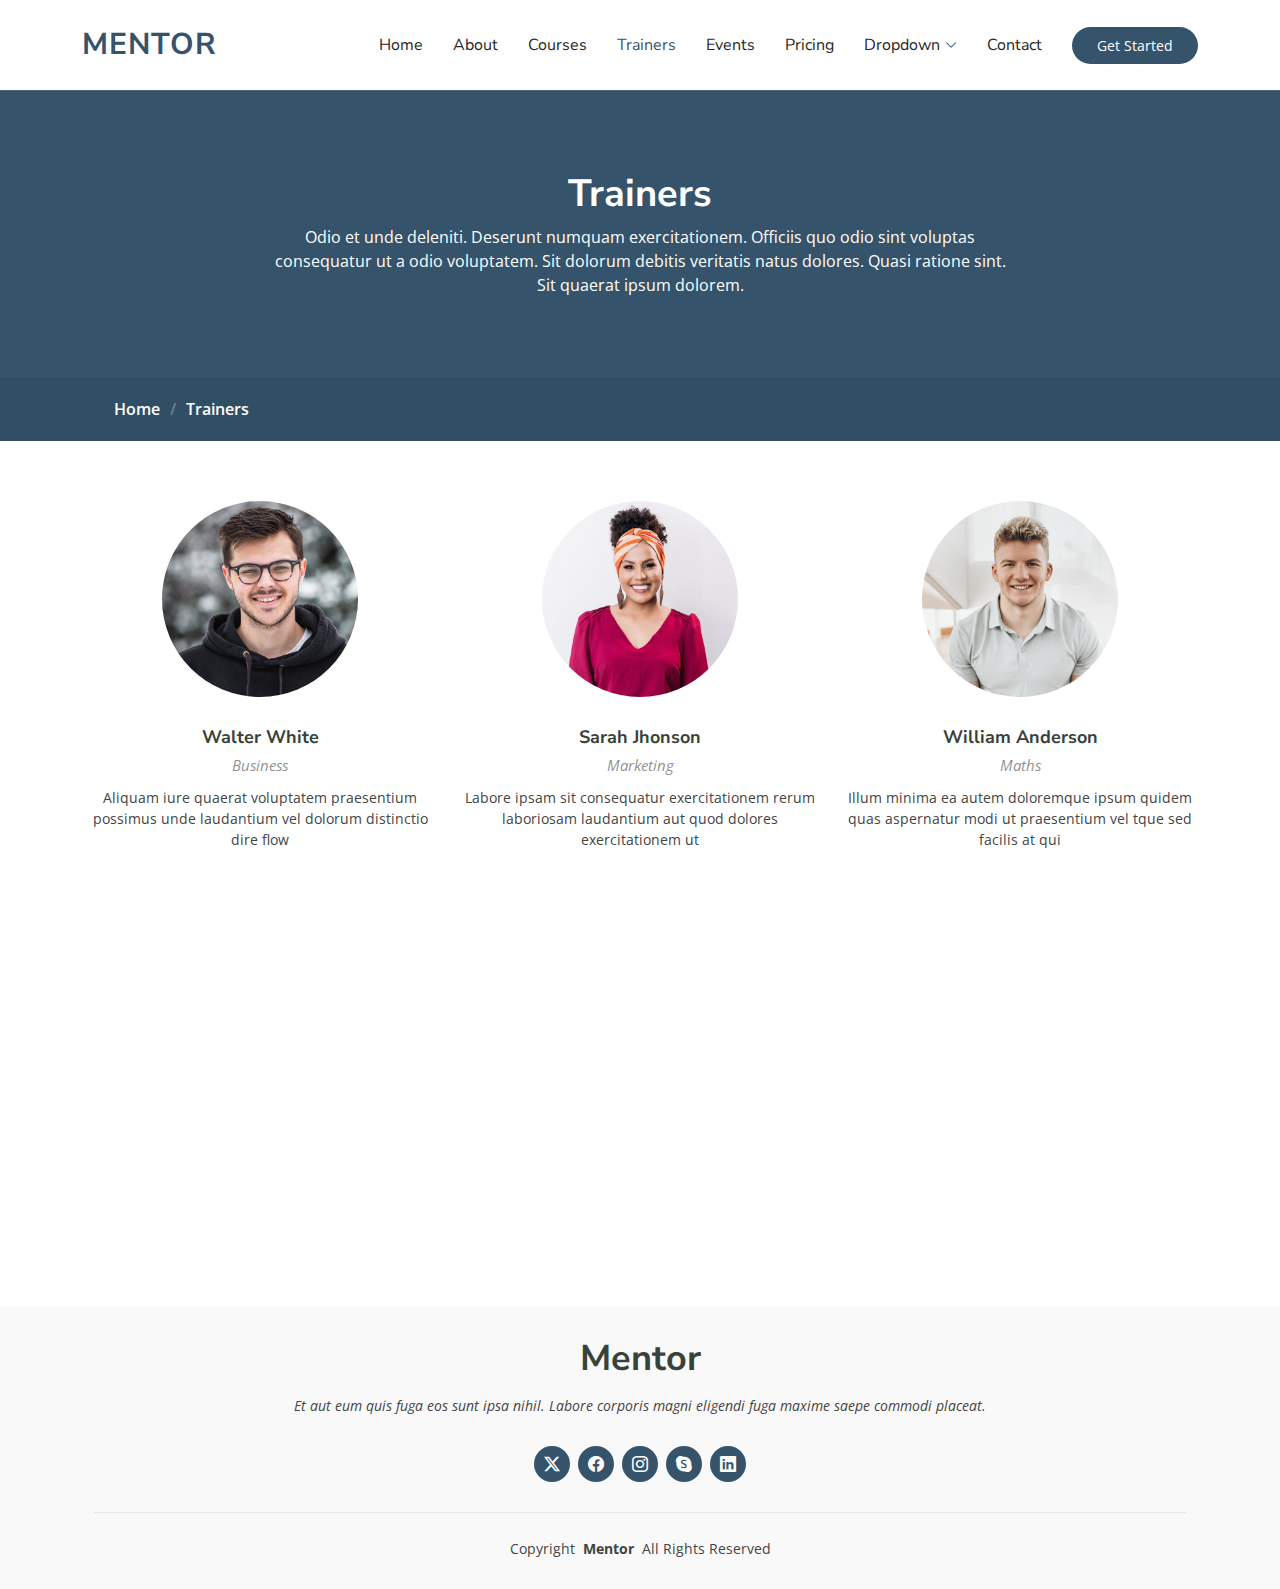
<file: trainers.html>
<!DOCTYPE html>
<html lang="en">

<head>
  <meta charset="utf-8">
  <meta content="width=device-width, initial-scale=1.0" name="viewport">
  <title>Trainers - AulaVirtual</title>
  <meta name="description" content="">
  <meta name="keywords" content="">

  <!-- Favicons -->
  <link href="assets/img/favicon.png" rel="icon">
  <link href="assets/img/apple-touch-icon.png" rel="apple-touch-icon">

  <!-- Fonts -->
  <link href="https://fonts.googleapis.com" rel="preconnect">
  <link href="https://fonts.gstatic.com" rel="preconnect" crossorigin>
  <link href="https://fonts.googleapis.com/css2?family=Open+Sans:ital,wght@0,300;0,400;0,500;0,600;0,700;0,800;1,300;1,400;1,500;1,600;1,700;1,800&family=Nunito+Sans:ital,wght@0,200;0,300;0,400;0,600;0,700;0,800;0,900;1,200;1,300;1,400;1,600;1,700;1,800;1,900&display=swap" rel="stylesheet">

  <!-- Vendor CSS Files -->
  <link href="assets/vendor/bootstrap/css/bootstrap.min.css" rel="stylesheet">
  <link href="assets/vendor/bootstrap-icons/bootstrap-icons.css" rel="stylesheet">
  <link href="assets/vendor/aos/aos.css" rel="stylesheet">
  <link href="assets/vendor/fontawesome-free/css/all.min.css" rel="stylesheet">
  <link href="assets/vendor/glightbox/css/glightbox.min.css" rel="stylesheet">
  <link href="assets/vendor/swiper/swiper-bundle.min.css" rel="stylesheet">

  <!-- Main CSS File -->
  <link href="assets/css/main.css" rel="stylesheet">

</head>

<body class="trainers-page">

  <header id="header" class="header d-flex align-items-center sticky-top">
    <div class="container-fluid container-xl position-relative d-flex align-items-center">

      <a href="index.html" class="logo d-flex align-items-center me-auto">
        <!-- Uncomment the line below if you also wish to use an image logo -->
        <!-- <img src="assets/img/logo.png" alt=""> -->
        <h1 class="sitename">Mentor</h1>
      </a>

      <nav id="navmenu" class="navmenu">
        <ul>
          <li><a href="index.html">Home<br></a></li>
          <li><a href="about.html">About</a></li>
          <li><a href="courses.html">Courses</a></li>
          <li><a href="trainers.html" class="active">Trainers</a></li>
          <li><a href="events.html">Events</a></li>
          <li><a href="pricing.html">Pricing</a></li>
          <li class="dropdown"><a href="#"><span>Dropdown</span> <i class="bi bi-chevron-down toggle-dropdown"></i></a>
            <ul>
              <li><a href="#">Dropdown 1</a></li>
              <li class="dropdown"><a href="#"><span>Deep Dropdown</span> <i class="bi bi-chevron-down toggle-dropdown"></i></a>
                <ul>
                  <li><a href="#">Deep Dropdown 1</a></li>
                  <li><a href="#">Deep Dropdown 2</a></li>
                  <li><a href="#">Deep Dropdown 3</a></li>
                  <li><a href="#">Deep Dropdown 4</a></li>
                  <li><a href="#">Deep Dropdown 5</a></li>
                </ul>
              </li>
              <li><a href="#">Dropdown 2</a></li>
              <li><a href="#">Dropdown 3</a></li>
              <li><a href="#">Dropdown 4</a></li>
            </ul>
          </li>
          <li><a href="contact.html">Contact</a></li>
        </ul>
        <i class="mobile-nav-toggle d-xl-none bi bi-list"></i>
      </nav>

      <a class="btn-getstarted" href="courses.html">Get Started</a>

    </div>
  </header>

  <main class="main">

    <!-- Page Title -->
    <div class="page-title" data-aos="fade">
      <div class="heading">
        <div class="container">
          <div class="row d-flex justify-content-center text-center">
            <div class="col-lg-8">
              <h1>Trainers</h1>
              <p class="mb-0">Odio et unde deleniti. Deserunt numquam exercitationem. Officiis quo odio sint voluptas consequatur ut a odio voluptatem. Sit dolorum debitis veritatis natus dolores. Quasi ratione sint. Sit quaerat ipsum dolorem.</p>
            </div>
          </div>
        </div>
      </div>
      <nav class="breadcrumbs">
        <div class="container">
          <ol>
            <li><a href="index.html">Home</a></li>
            <li class="current">Trainers</li>
          </ol>
        </div>
      </nav>
    </div><!-- End Page Title -->

    <!-- Trainers Section -->
    <section id="trainers" class="section trainers">

      <div class="container">

        <div class="row gy-5">

          <div class="col-lg-4 col-md-6 member" data-aos="fade-up" data-aos-delay="100">
            <div class="member-img">
              <img src="assets/img/team/team-1.jpg" class="img-fluid" alt="">
              <div class="social">
                <a href="#"><i class="bi bi-twitter-x"></i></a>
                <a href="#"><i class="bi bi-facebook"></i></a>
                <a href="#"><i class="bi bi-instagram"></i></a>
                <a href="#"><i class="bi bi-linkedin"></i></a>
              </div>
            </div>
            <div class="member-info text-center">
              <h4>Walter White</h4>
              <span>Business</span>
              <p>Aliquam iure quaerat voluptatem praesentium possimus unde laudantium vel dolorum distinctio dire flow</p>
            </div>
          </div><!-- End Team Member -->

          <div class="col-lg-4 col-md-6 member" data-aos="fade-up" data-aos-delay="200">
            <div class="member-img">
              <img src="assets/img/team/team-2.jpg" class="img-fluid" alt="">
              <div class="social">
                <a href="#"><i class="bi bi-twitter-x"></i></a>
                <a href="#"><i class="bi bi-facebook"></i></a>
                <a href="#"><i class="bi bi-instagram"></i></a>
                <a href="#"><i class="bi bi-linkedin"></i></a>
              </div>
            </div>
            <div class="member-info text-center">
              <h4>Sarah Jhonson</h4>
              <span>Marketing</span>
              <p>Labore ipsam sit consequatur exercitationem rerum laboriosam laudantium aut quod dolores exercitationem ut</p>
            </div>
          </div><!-- End Team Member -->

          <div class="col-lg-4 col-md-6 member" data-aos="fade-up" data-aos-delay="300">
            <div class="member-img">
              <img src="assets/img/team/team-3.jpg" class="img-fluid" alt="">
              <div class="social">
                <a href="#"><i class="bi bi-twitter-x"></i></a>
                <a href="#"><i class="bi bi-facebook"></i></a>
                <a href="#"><i class="bi bi-instagram"></i></a>
                <a href="#"><i class="bi bi-linkedin"></i></a>
              </div>
            </div>
            <div class="member-info text-center">
              <h4>William Anderson</h4>
              <span>Maths</span>
              <p>Illum minima ea autem doloremque ipsum quidem quas aspernatur modi ut praesentium vel tque sed facilis at qui</p>
            </div>
          </div><!-- End Team Member -->

          <div class="col-lg-4 col-md-6 member" data-aos="fade-up" data-aos-delay="400">
            <div class="member-img">
              <img src="assets/img/team/team-4.jpg" class="img-fluid" alt="">
              <div class="social">
                <a href="#"><i class="bi bi-twitter-x"></i></a>
                <a href="#"><i class="bi bi-facebook"></i></a>
                <a href="#"><i class="bi bi-instagram"></i></a>
                <a href="#"><i class="bi bi-linkedin"></i></a>
              </div>
            </div>
            <div class="member-info text-center">
              <h4>Amanda Jepson</h4>
              <span>Foreign Languages</span>
              <p>Magni voluptatem accusamus assumenda cum nisi aut qui dolorem voluptate sed et veniam quasi quam consectetur</p>
            </div>
          </div><!-- End Team Member -->

          <div class="col-lg-4 col-md-6 member" data-aos="fade-up" data-aos-delay="500">
            <div class="member-img">
              <img src="assets/img/team/team-5.jpg" class="img-fluid" alt="">
              <div class="social">
                <a href="#"><i class="bi bi-twitter-x"></i></a>
                <a href="#"><i class="bi bi-facebook"></i></a>
                <a href="#"><i class="bi bi-instagram"></i></a>
                <a href="#"><i class="bi bi-linkedin"></i></a>
              </div>
            </div>
            <div class="member-info text-center">
              <h4>Brian Doe</h4>
              <span>Web Development<br></span>
              <p>Qui consequuntur quos accusamus magnam quo est molestiae eius laboriosam sunt doloribus quia impedit laborum velit</p>
            </div>
          </div><!-- End Team Member -->

          <div class="col-lg-4 col-md-6 member" data-aos="fade-up" data-aos-delay="600">
            <div class="member-img">
              <img src="assets/img/team/team-6.jpg" class="img-fluid" alt="">
              <div class="social">
                <a href="#"><i class="bi bi-twitter-x"></i></a>
                <a href="#"><i class="bi bi-facebook"></i></a>
                <a href="#"><i class="bi bi-instagram"></i></a>
                <a href="#"><i class="bi bi-linkedin"></i></a>
              </div>
            </div>
            <div class="member-info text-center">
              <h4>Josepha Palas</h4>
              <span>Business</span>
              <p>Sint sint eveniet explicabo amet consequatur nesciunt error enim rerum earum et omnis fugit eligendi cupiditate vel</p>
            </div>
          </div><!-- End Team Member -->

        </div>

      </div>

    </section><!-- /Trainers Section -->

  </main>

  <footer id="footer" class="footer light-background">
    <div class="container">
      <h3 class="sitename">Mentor</h3>
      <p>Et aut eum quis fuga eos sunt ipsa nihil. Labore corporis magni eligendi fuga maxime saepe commodi placeat.</p>
      <div class="social-links d-flex justify-content-center">
        <a href=""><i class="bi bi-twitter-x"></i></a>
        <a href=""><i class="bi bi-facebook"></i></a>
        <a href=""><i class="bi bi-instagram"></i></a>
        <a href=""><i class="bi bi-skype"></i></a>
        <a href=""><i class="bi bi-linkedin"></i></a>
      </div>
      <div class="container">
        <div class="copyright">
          <span>Copyright</span> <strong class="px-1 sitename">Mentor</strong> <span>All Rights Reserved</span>
        </div>

      </div>
    </div>
  </footer>

  <!-- Scroll Top -->
  <a href="#" id="scroll-top" class="scroll-top d-flex align-items-center justify-content-center"><i class="bi bi-arrow-up-short"></i></a>

  <!-- Preloader -->
  <div id="preloader"></div>

  <!-- Vendor JS Files -->
  <script src="assets/vendor/bootstrap/js/bootstrap.bundle.min.js"></script>
  <script src="assets/vendor/php-email-form/validate.js"></script>
  <script src="assets/vendor/aos/aos.js"></script>
  <script src="assets/vendor/glightbox/js/glightbox.min.js"></script>
  <script src="assets/vendor/purecounter/purecounter_vanilla.js"></script>
  <script src="assets/vendor/swiper/swiper-bundle.min.js"></script>

  <!-- Main JS File -->
  <script src="assets/js/main.js"></script>

</body>

</html>
</file>
<file: assets/css/main.css>
/*--------------------------------------------------------------
# Font & Color Variables
# Help: https://bootstrapmade.com/color-system/
--------------------------------------------------------------*/
/* Fonts */
:root {
  --default-font: "Open Sans",  system-ui, -apple-system, "Segoe UI", Roboto, "Helvetica Neue", Arial, "Noto Sans", "Liberation Sans", sans-serif, "Apple Color Emoji", "Segoe UI Emoji", "Segoe UI Symbol", "Noto Color Emoji";
  --heading-font: "Nunito Sans",  sans-serif;
  --nav-font: "Nunito Sans",  sans-serif;
}

/* Global Colors - The following color variables are used throughout the website. Updating them here will change the color scheme of the entire website */
:root { 
  --background-color: #ffffff; /* Background color for the entire website, including individual sections */
  --default-color: #444444; /* Default color used for the majority of the text content across the entire website */
  --heading-color: #37423b; /* Color for headings, subheadings and title throughout the website */
  --accent-color: #35536a; /* Accent color that represents your brand on the website. It's used for buttons, links, and other elements that need to stand out */
  --surface-color: #ffffff; /* The surface color is used as a background of boxed elements within sections, such as cards, icon boxes, or other elements that require a visual separation from the global background. */
  --contrast-color: #ffffff; /* Contrast color for text, ensuring readability against backgrounds of accent, heading, or default colors. */
}

/* Nav Menu Colors - The following color variables are used specifically for the navigation menu. They are separate from the global colors to allow for more customization options */
:root {
  --nav-color: #272828;  /* The default color of the main navmenu links */
  --nav-hover-color: #35536a; /* Applied to main navmenu links when they are hovered over or active */
  --nav-mobile-background-color: #ffffff; /* Used as the background color for mobile navigation menu */
  --nav-dropdown-background-color: #ffffff; /* Used as the background color for dropdown items that appear when hovering over primary navigation items */
  --nav-dropdown-color: #272828; /* Used for navigation links of the dropdown items in the navigation menu. */
  --nav-dropdown-hover-color: #35536a; /* Similar to --nav-hover-color, this color is applied to dropdown navigation links when they are hovered over. */
}

/* Color Presets - These classes override global colors when applied to any section or element, providing reuse of the sam color scheme. */

.light-background {
  --background-color: #f9f9f9;
  --surface-color: #ffffff;
}

.dark-background {
  --background-color: #060606;
  --default-color: #ffffff;
  --heading-color: #ffffff;
  --surface-color: #252525;
  --contrast-color: #ffffff;
}

/* Smooth scroll */
:root {
  scroll-behavior: smooth;
}

/*--------------------------------------------------------------
# General Styling & Shared Classes
--------------------------------------------------------------*/
body {
  color: var(--default-color);
  background-color: var(--background-color);
  font-family: var(--default-font);
}

a {
  color: var(--accent-color);
  text-decoration: none;
  transition: 0.3s;
}

a:hover {
  color: color-mix(in srgb, var(--accent-color), transparent 25%);
  text-decoration: none;
}

h1,
h2,
h3,
h4,
h5,
h6 {
  color: var(--heading-color);
  font-family: var(--heading-font);
}

/* Pulsating Play Button
------------------------------*/
.pulsating-play-btn {
  width: 94px;
  height: 94px;
  background: radial-gradient(var(--accent-color) 50%, color-mix(in srgb, var(--accent-color), transparent 75%) 52%);
  border-radius: 50%;
  display: block;
  position: relative;
  overflow: hidden;
}

.pulsating-play-btn:before {
  content: "";
  position: absolute;
  width: 120px;
  height: 120px;
  animation-delay: 0s;
  animation: pulsate-play-btn 2s;
  animation-direction: forwards;
  animation-iteration-count: infinite;
  animation-timing-function: steps;
  opacity: 1;
  border-radius: 50%;
  border: 5px solid color-mix(in srgb, var(--accent-color), transparent 30%);
  top: -15%;
  left: -15%;
  background: rgba(198, 16, 0, 0);
}

.pulsating-play-btn:after {
  content: "";
  position: absolute;
  left: 50%;
  top: 50%;
  transform: translateX(-40%) translateY(-50%);
  width: 0;
  height: 0;
  border-top: 10px solid transparent;
  border-bottom: 10px solid transparent;
  border-left: 15px solid #fff;
  z-index: 100;
  transition: all 400ms cubic-bezier(0.55, 0.055, 0.675, 0.19);
}

.pulsating-play-btn:hover:before {
  content: "";
  position: absolute;
  left: 50%;
  top: 50%;
  transform: translateX(-40%) translateY(-50%);
  width: 0;
  height: 0;
  border: none;
  border-top: 10px solid transparent;
  border-bottom: 10px solid transparent;
  border-left: 15px solid #fff;
  z-index: 200;
  animation: none;
  border-radius: 0;
}

.pulsating-play-btn:hover:after {
  border-left: 15px solid var(--accent-color);
  transform: scale(20);
}

@keyframes pulsate-play-btn {
  0% {
    transform: scale(0.6, 0.6);
    opacity: 1;
  }

  100% {
    transform: scale(1, 1);
    opacity: 0;
  }
}

/* PHP Email Form Messages
------------------------------*/
.php-email-form .error-message {
  display: none;
  background: #df1529;
  color: #ffffff;
  text-align: left;
  padding: 15px;
  margin-bottom: 24px;
  font-weight: 600;
}

.php-email-form .sent-message {
  display: none;
  color: #ffffff;
  background: #059652;
  text-align: center;
  padding: 15px;
  margin-bottom: 24px;
  font-weight: 600;
}

.php-email-form .loading {
  display: none;
  background: var(--surface-color);
  text-align: center;
  padding: 15px;
  margin-bottom: 24px;
}

.php-email-form .loading:before {
  content: "";
  display: inline-block;
  border-radius: 50%;
  width: 24px;
  height: 24px;
  margin: 0 10px -6px 0;
  border: 3px solid var(--accent-color);
  border-top-color: var(--surface-color);
  animation: php-email-form-loading 1s linear infinite;
}

@keyframes php-email-form-loading {
  0% {
    transform: rotate(0deg);
  }

  100% {
    transform: rotate(360deg);
  }
}

/*--------------------------------------------------------------
# Global Header
--------------------------------------------------------------*/
.header {
  color: var(--default-color);
  background-color: var(--background-color);
  padding: 15px 0;
  transition: all 0.5s;
  z-index: 997;
}

.header .logo {
  line-height: 1;
}

.header .logo img {
  max-height: 36px;
  margin-right: 8px;
}

.header .logo h1 {
  font-weight: 700;
  font-size: 30px;
  margin: 0;
  letter-spacing: 1px;
  text-transform: uppercase;
  color: var(--accent-color);
}

.header .btn-getstarted,
.header .btn-getstarted:focus {
  color: var(--contrast-color);
  background: var(--accent-color);
  font-size: 14px;
  padding: 8px 25px;
  margin: 0 0 0 30px;
  border-radius: 50px;
  transition: 0.3s;
}

.header .btn-getstarted:hover,
.header .btn-getstarted:focus:hover {
  color: var(--contrast-color);
  background: color-mix(in srgb, var(--accent-color), transparent 15%);
}

@media (max-width: 1200px) {
  .header .logo {
    order: 1;
  }

  .header .btn-getstarted {
    order: 2;
    margin: 0 15px 0 0;
    padding: 6px 15px;
  }

  .header .navmenu {
    order: 3;
  }
}

.scrolled .header {
  box-shadow: 0px 0 18px rgba(0, 0, 0, 0.1);
}

/*--------------------------------------------------------------
# Navigation Menu
--------------------------------------------------------------*/
/* Navmenu - Desktop */
@media (min-width: 1200px) {
  .navmenu {
    padding: 0;
  }

  .navmenu ul {
    margin: 0;
    padding: 0;
    display: flex;
    list-style: none;
    align-items: center;
  }

  .navmenu li {
    position: relative;
  }

  .navmenu a,
  .navmenu a:focus {
    color: var(--nav-color);
    padding: 18px 15px;
    font-size: 16px;
    font-family: var(--nav-font);
    font-weight: 400;
    display: flex;
    align-items: center;
    justify-content: space-between;
    white-space: nowrap;
    transition: 0.3s;
  }

  .navmenu a i,
  .navmenu a:focus i {
    font-size: 12px;
    line-height: 0;
    margin-left: 5px;
    transition: 0.3s;
  }

  .navmenu li:last-child a {
    padding-right: 0;
  }

  .navmenu li:hover>a,
  .navmenu .active,
  .navmenu .active:focus {
    color: var(--nav-hover-color);
  }

  .navmenu .dropdown ul {
    margin: 0;
    padding: 10px 0;
    background: var(--nav-dropdown-background-color);
    display: block;
    position: absolute;
    visibility: hidden;
    left: 14px;
    top: 130%;
    opacity: 0;
    transition: 0.3s;
    border-radius: 4px;
    z-index: 99;
    box-shadow: 0px 0px 30px rgba(0, 0, 0, 0.1);
  }

  .navmenu .dropdown ul li {
    min-width: 200px;
  }

  .navmenu .dropdown ul a {
    padding: 10px 20px;
    font-size: 15px;
    text-transform: none;
    color: var(--nav-dropdown-color);
  }

  .navmenu .dropdown ul a i {
    font-size: 12px;
  }

  .navmenu .dropdown ul a:hover,
  .navmenu .dropdown ul .active:hover,
  .navmenu .dropdown ul li:hover>a {
    color: var(--nav-dropdown-hover-color);
  }

  .navmenu .dropdown:hover>ul {
    opacity: 1;
    top: 100%;
    visibility: visible;
  }

  .navmenu .dropdown .dropdown ul {
    top: 0;
    left: -90%;
    visibility: hidden;
  }

  .navmenu .dropdown .dropdown:hover>ul {
    opacity: 1;
    top: 0;
    left: -100%;
    visibility: visible;
  }
}

/* Navmenu - Mobile */
@media (max-width: 1199px) {
  .mobile-nav-toggle {
    color: var(--nav-color);
    font-size: 28px;
    line-height: 0;
    margin-right: 10px;
    cursor: pointer;
    transition: color 0.3s;
  }

  .navmenu {
    padding: 0;
    z-index: 9997;
  }

  .navmenu ul {
    display: none;
    list-style: none;
    position: absolute;
    inset: 60px 20px 20px 20px;
    padding: 10px 0;
    margin: 0;
    border-radius: 6px;
    background-color: var(--nav-mobile-background-color);
    border: 1px solid color-mix(in srgb, var(--default-color), transparent 90%);
    box-shadow: none;
    overflow-y: auto;
    transition: 0.3s;
    z-index: 9998;
  }

  .navmenu a,
  .navmenu a:focus {
    color: var(--nav-dropdown-color);
    padding: 10px 20px;
    font-family: var(--nav-font);
    font-size: 17px;
    font-weight: 500;
    display: flex;
    align-items: center;
    justify-content: space-between;
    white-space: nowrap;
    transition: 0.3s;
  }

  .navmenu a i,
  .navmenu a:focus i {
    font-size: 12px;
    line-height: 0;
    margin-left: 5px;
    width: 30px;
    height: 30px;
    display: flex;
    align-items: center;
    justify-content: center;
    border-radius: 50%;
    transition: 0.3s;
    background-color: color-mix(in srgb, var(--accent-color), transparent 90%);
  }

  .navmenu a i:hover,
  .navmenu a:focus i:hover {
    background-color: var(--accent-color);
    color: var(--contrast-color);
  }

  .navmenu a:hover,
  .navmenu .active,
  .navmenu .active:focus {
    color: var(--nav-dropdown-hover-color);
  }

  .navmenu .active i,
  .navmenu .active:focus i {
    background-color: var(--accent-color);
    color: var(--contrast-color);
    transform: rotate(180deg);
  }

  .navmenu .dropdown ul {
    position: static;
    display: none;
    z-index: 99;
    padding: 10px 0;
    margin: 10px 20px;
    background-color: var(--nav-dropdown-background-color);
    transition: all 0.5s ease-in-out;
  }

  .navmenu .dropdown ul ul {
    background-color: rgba(33, 37, 41, 0.1);
  }

  .navmenu .dropdown>.dropdown-active {
    display: block;
    background-color: rgba(33, 37, 41, 0.03);
  }

  .mobile-nav-active {
    overflow: hidden;
  }

  .mobile-nav-active .mobile-nav-toggle {
    color: #fff;
    position: absolute;
    font-size: 32px;
    top: 15px;
    right: 15px;
    margin-right: 0;
    z-index: 9999;
  }

  .mobile-nav-active .navmenu {
    position: fixed;
    overflow: hidden;
    inset: 0;
    background: rgba(33, 37, 41, 0.8);
    transition: 0.3s;
  }

  .mobile-nav-active .navmenu>ul {
    display: block;
  }
}

/*--------------------------------------------------------------
# Global Footer
--------------------------------------------------------------*/
.footer {
  color: var(--default-color);
  background-color: var(--background-color);
  font-size: 14px;
  text-align: center;
  padding: 30px 0;
  position: relative;
}

.footer h3 {
  font-size: 36px;
  font-weight: 700;
  position: relative;
  padding: 0;
  margin: 0 0 15px 0;
}

.footer p {
  font-size: 15;
  font-style: italic;
  padding: 0;
  margin: 0 0 30px 0;
}

.footer .social-links {
  margin: 0 0 30px 0;
}

.footer .social-links a {
  font-size: 16px;
  display: flex;
  align-items: center;
  justify-content: center;
  background: var(--accent-color);
  color: var(--contrast-color);
  line-height: 1;
  margin: 0 4px;
  border-radius: 50%;
  text-align: center;
  width: 36px;
  height: 36px;
  transition: 0.3s;
}

.footer .social-links a:hover {
  background: color-mix(in srgb, var(--accent-color), transparent 20%);
  text-decoration: none;
}

.footer .copyright {
  padding-top: 25px;
  border-top: 1px solid color-mix(in srgb, var(--default-color), transparent 90%);
}

.footer .credits {
  font-size: 13px;
  padding-top: 5px;
}

/*--------------------------------------------------------------
# Preloader
--------------------------------------------------------------*/
#preloader {
  position: fixed;
  inset: 0;
  z-index: 9999;
  overflow: hidden;
  background-color: var(--background-color);
  transition: all 0.6s ease-out;
}

#preloader:before {
  content: "";
  position: fixed;
  top: calc(50% - 30px);
  left: calc(50% - 30px);
  border: 6px solid var(--accent-color);
  border-top-color: color-mix(in srgb, var(--accent-color), transparent 90%);
  border-radius: 50%;
  width: 60px;
  height: 60px;
  animation: animate-preloader 1s linear infinite;
}

@keyframes animate-preloader {
  0% {
    transform: rotate(0deg);
  }

  100% {
    transform: rotate(360deg);
  }
}

/*--------------------------------------------------------------
# Scroll Top Button
--------------------------------------------------------------*/
.scroll-top {
  position: fixed;
  visibility: hidden;
  opacity: 0;
  right: 15px;
  bottom: -15px;
  z-index: 99999;
  background-color: var(--accent-color);
  width: 44px;
  height: 44px;
  border-radius: 50px;
  transition: all 0.4s;
}

.scroll-top i {
  font-size: 24px;
  color: var(--contrast-color);
  line-height: 0;
}

.scroll-top:hover {
  background-color: color-mix(in srgb, var(--accent-color), transparent 20%);
  color: var(--contrast-color);
}

.scroll-top.active {
  visibility: visible;
  opacity: 1;
  bottom: 15px;
}

/*--------------------------------------------------------------
# Disable aos animation delay on mobile devices
--------------------------------------------------------------*/
@media screen and (max-width: 768px) {
  [data-aos-delay] {
    transition-delay: 0 !important;
  }
}

/*--------------------------------------------------------------
# Global Page Titles & Breadcrumbs
--------------------------------------------------------------*/
.page-title {
  --default-color: var(--contrast-color);
  --background-color: var(--accent-color);
  --heading-color: var(--contrast-color);
  color: var(--default-color);
  background-color: var(--background-color);
  position: relative;
}

.page-title .heading {
  padding: 80px 0;
  border-top: 1px solid color-mix(in srgb, var(--default-color), transparent 90%);
}

.page-title .heading h1 {
  font-size: 38px;
  font-weight: 700;
}

.page-title nav {
  background-color: color-mix(in srgb, var(--accent-color) 90%, black 5%);
  padding: 20px 0;
}

.page-title nav a {
  color: var(--default-color);
}

.page-title nav ol {
  display: flex;
  flex-wrap: wrap;
  list-style: none;
  margin: 0;
  font-size: 16px;
  font-weight: 600;
}

.page-title nav ol li+li {
  padding-left: 10px;
}

.page-title nav ol li+li::before {
  content: "/";
  display: inline-block;
  padding-right: 10px;
  color: color-mix(in srgb, var(--default-color), transparent 70%);
}

/*--------------------------------------------------------------
# Global Sections
--------------------------------------------------------------*/
section,
.section {
  color: var(--default-color);
  background-color: var(--background-color);
  padding: 60px 0;
  scroll-margin-top: 900px;
  overflow: clip;
}

@media (max-width: 1199px) {

  section,
  .section {
    scroll-margin-top: 66px;
  }
}

/*--------------------------------------------------------------
# Global Section Titles
--------------------------------------------------------------*/
.section-title {
  padding-bottom: 60px;
  position: relative;
}

.section-title h2 {
  font-size: 14px;
  font-weight: 500;
  padding: 0;
  line-height: 1px;
  margin: 0;
  letter-spacing: 1.5px;
  text-transform: uppercase;
  color: color-mix(in srgb, var(--default-color), transparent 50%);
  position: relative;
}

.section-title h2::after {
  content: "";
  width: 120px;
  height: 1px;
  display: inline-block;
  background: var(--accent-color);
  margin: 4px 10px;
}

.section-title p {
  color: var(--heading-color);
  margin: 0;
  font-size: 36px;
  font-weight: 700;
  font-family: var(--nav-font);
  text-transform: uppercase;
}

/*--------------------------------------------------------------
# Hero Section
--------------------------------------------------------------*/
.hero {
  width: 100%;
  min-height: 80vh;
  position: relative;
  padding: 80px 0;
  display: flex;
  align-items: center;
  justify-content: center;
  color: var(--default-color);
}

.hero img {
  position: absolute;
  inset: 0;
  display: block;
  width: 100%;
  height: 100%;
  object-fit: cover;
  z-index: 1;
}

.hero:before {
  content: "";
  background: color-mix(in srgb, var(--background-color), transparent 60%);
  position: absolute;
  inset: 0;
  z-index: 2;
}

.hero .container {
  position: relative;
  z-index: 3;
}

.hero h2 {
  margin: 0;
  font-size: 48px;
  font-weight: 700;
}

.hero p {
  color: color-mix(in srgb, var(--default-color), transparent 20%);
  margin: 10px 0 0 0;
  font-size: 24px;
}

.hero .btn-get-started {
  font-weight: 500;
  font-size: 15px;
  letter-spacing: 1px;
  display: inline-block;
  padding: 8px 35px 10px 35px;
  border-radius: 50px;
  transition: 0.4s;
  margin-top: 30px;
  border: 2px solid var(--default-color);
  color: var(--default-color);
}

.hero .btn-get-started:hover {
  background: var(--accent-color);
  border: 2px solid var(--accent-color);
}

@media (max-width: 768px) {
  .hero h2 {
    font-size: 32px;
  }

  .hero p {
    font-size: 18px;
  }
}

/*--------------------------------------------------------------
# About Section
--------------------------------------------------------------*/
.about .content h3 {
  font-size: 2rem;
  font-weight: 700;
}

.about .content ul {
  list-style: none;
  padding: 0;
}

.about .content ul li {
  padding-bottom: 10px;
}

.about .content ul i {
  font-size: 1.25rem;
  margin-right: 4px;
  color: var(--accent-color);
}

.about .content p:last-child {
  margin-bottom: 0;
}

.about .content .read-more {
  background: var(--accent-color);
  color: var(--contrast-color);
  font-family: var(--heading-font);
  font-weight: 500;
  font-size: 15px;
  letter-spacing: 1px;
  padding: 10px 24px 12px 24px;
  border-radius: 50px;
  transition: 0.3s;
  display: inline-flex;
  align-items: center;
  justify-content: center;
}

.about .content .read-more i {
  font-size: 18px;
  margin-left: 5px;
  line-height: 0;
  transition: 0.3s;
}

.about .content .read-more:hover {
  background: color-mix(in srgb, var(--accent-color), transparent 20%);
  padding-right: 19px;
}

.about .content .read-more:hover i {
  margin-left: 10px;
}

/*--------------------------------------------------------------
# Counts Section
--------------------------------------------------------------*/
.counts {
  padding: 25px 0;
}

.counts .stats-item {
  padding: 30px;
  width: 100%;
}

.counts .stats-item span {
  font-size: 48px;
  display: block;
  color: var(--accent-color);
  font-weight: 700;
}

.counts .stats-item p {
  color: color-mix(in srgb, var(--default-color), transparent 40%);
  padding: 0;
  margin: 0;
  font-family: var(--heading-font);
  font-size: 15px;
  font-weight: 600;
}

/*--------------------------------------------------------------
# Courses Section
--------------------------------------------------------------*/
.courses .course-item {
  background-color: var(--surface-color);
  border: 1px solid color-mix(in srgb, var(--default-color), transparent 90%);
  border-radius: 5px;
}

.courses .course-content {
  padding: 15px;
}

.courses .course-content h3 {
  font-weight: 700;
  font-size: 20px;
}

.courses .course-content h3 a {
  color: var(--heading-color);
  transition: 0.3s;
}

.courses .course-content h3 a:hover {
  color: var(--accent-color);
}

.courses .course-content .category {
  background: var(--accent-color);
  color: var(--contrast-color);
  font-size: 14px;
  padding: 6px 14px;
  margin: 0;
  border-radius: 5px;
}

.courses .course-content .price {
  margin: 0;
  font-weight: 700;
  font-size: 18px;
  color: color-mix(in srgb, var(--default-color), transparent 20%);
}

.courses .course-content .description {
  font-size: 14px;
  color: color-mix(in srgb, var(--default-color), transparent 20%);
}

.courses .trainer {
  padding-top: 15px;
  border-top: 1px solid color-mix(in srgb, var(--default-color), transparent 90%);
}

.courses .trainer .trainer-profile img {
  max-width: 50px;
  border-radius: 50px;
}

.courses .trainer .trainer-profile .trainer-link {
  padding-left: 10px;
  font-weight: 600;
  font-size: 16px;
  color: color-mix(in srgb, var(--default-color), transparent 20%);
  transition: 0.3s;
}

.courses .trainer .trainer-profile .trainer-link:hover {
  color: var(--accent-color);
}

.courses .trainer .trainer-rank {
  font-size: 18px;
  color: color-mix(in srgb, var(--default-color), transparent 60%);
}

.courses .trainer .trainer-rank .user-icon {
  font-size: 22px;
}

.ver-programa-btn a {
  color: white;
  text-decoration: none;
}
/*--------------------------------------------------------------
# About Us Section
--------------------------------------------------------------*/
.about-us .content h3 {
  font-size: 2rem;
  font-weight: 700;
}

.about-us .content ul {
  list-style: none;
  padding: 0;
}

.about-us .content ul li {
  padding-bottom: 10px;
}

.about-us .content ul i {
  font-size: 1.25rem;
  margin-right: 4px;
  color: var(--accent-color);
}

.about-us .content p:last-child {
  margin-bottom: 0;
}

/*--------------------------------------------------------------
# Testimonials Section
--------------------------------------------------------------*/
.testimonials .testimonial-wrap {
  padding-left: 50px;
}

.testimonials .testimonials-carousel,
.testimonials .testimonials-slider {
  overflow: hidden;
}

.testimonials .testimonial-item {
  background-color: var(--surface-color);
  border: 1px solid color-mix(in srgb, var(--default-color), transparent 90%);
  box-sizing: content-box;
  padding: 30px 30px 30px 60px;
  margin: 30px 15px;
  min-height: 200px;
  position: relative;
}

.testimonials .testimonial-item .testimonial-img {
  width: 90px;
  border-radius: 10px;
  border: 6px solid var(--background-color);
  position: absolute;
  left: -45px;
}

.testimonials .testimonial-item h3 {
  font-size: 18px;
  font-weight: bold;
  margin: 10px 0 5px 0;
}

.testimonials .testimonial-item h4 {
  color: color-mix(in srgb, var(--default-color), transparent 50%);
  font-size: 14px;
  margin: 0;
}

.testimonials .testimonial-item .stars {
  margin: 10px 0;
}

.testimonials .testimonial-item .stars i {
  color: #ffc107;
  margin: 0 1px;
}

.testimonials .testimonial-item .quote-icon-left,
.testimonials .testimonial-item .quote-icon-right {
  color: color-mix(in srgb, var(--accent-color), transparent 60%);
  font-size: 26px;
  line-height: 0;
}

.testimonials .testimonial-item .quote-icon-left {
  display: inline-block;
  left: -5px;
  position: relative;
}

.testimonials .testimonial-item .quote-icon-right {
  display: inline-block;
  right: -5px;
  position: relative;
  top: 10px;
  transform: scale(-1, -1);
}

.testimonials .testimonial-item p {
  font-style: italic;
  margin: 15px auto 15px auto;
}

.testimonials .swiper-wrapper {
  height: auto;
}

.testimonials .swiper-pagination {
  margin-top: 20px;
  position: relative;
}

.testimonials .swiper-pagination .swiper-pagination-bullet {
  width: 12px;
  height: 12px;
  background-color: var(--background-color);
  opacity: 1;
  border: 1px solid var(--accent-color);
}

.testimonials .swiper-pagination .swiper-pagination-bullet-active {
  background-color: var(--accent-color);
}

@media (max-width: 767px) {
  .testimonials .testimonial-wrap {
    padding-left: 0;
  }

  .testimonials .testimonials-carousel,
  .testimonials .testimonials-slider {
    overflow: hidden;
  }

  .testimonials .testimonial-item {
    padding: 30px;
    margin: 15px;
  }

  .testimonials .testimonial-item .testimonial-img {
    position: static;
    left: auto;
  }
}

/*--------------------------------------------------------------
# Courses Course Details Section
--------------------------------------------------------------*/
.courses-course-details {
  padding-bottom: 20px;
}

.courses-course-details h3 {
  font-size: 24px;
  margin: 30px 0 15px 0;
  font-weight: 700;
  position: relative;
  padding-bottom: 10px;
}

.courses-course-details h3:before {
  content: "";
  position: absolute;
  display: block;
  width: 100%;
  height: 1px;
  background: color-mix(in srgb, var(--default-color), transparent 90%);
  bottom: 0;
  left: 0;
}

.courses-course-details h3:after {
  content: "";
  position: absolute;
  display: block;
  width: 60px;
  height: 1px;
  background: var(--accent-color);
  bottom: 0;
  left: 0;
}

.courses-course-details .course-info {
  background: color-mix(in srgb, var(--default-color), transparent 95%);
  padding: 10px 15px;
  margin-bottom: 15px;
}

.courses-course-details .course-info h5 {
  font-weight: 400;
  font-size: 16px;
  margin: 0;
  font-family: var(--nav-font);
}

.courses-course-details .course-info p {
  margin: 0;
  font-weight: 600;
}

.courses-course-details .course-info a {
  color: var(--accent-color);
}

/*--------------------------------------------------------------
# Tabs Section
--------------------------------------------------------------*/
.tabs {
  padding-top: 30;
}

.tabs .nav-tabs {
  border: 0;
}

.tabs .nav-link {
  background-color: var(--background-color);
  border: 0;
  padding: 12px 15px;
  transition: 0.3s;
  color: var(--default-color);
  border-radius: 0;
  border-right: 2px solid color-mix(in srgb, var(--default-color), transparent 90%);
  font-weight: 600;
  font-size: 15px;
}

.tabs .nav-link:hover {
  color: var(--accent-color);
}

.tabs .nav-link.active {
  background-color: var(--surface-color);
  color: var(--accent-color);
  border-color: var(--accent-color);
}

.tabs .tab-pane.active {
  animation: fadeIn 0.5s ease-out;
}

.tabs .details h3 {
  font-size: 26px;
  font-weight: 600;
  margin-bottom: 20px;
}

.tabs .details p {
  color: color-mix(in srgb, var(--default-color), transparent 20%);
}

.tabs .details p:last-child {
  margin-bottom: 0;
}

@media (max-width: 992px) {
  .tabs .nav-link {
    border: 0;
    padding: 15px;
  }

  .tabs .nav-link.active {
    color: var(--accent-color);
    background: var(--accent-color);
  }
}

/*--------------------------------------------------------------
# Trainers Section
--------------------------------------------------------------*/
.trainers .member {
  position: relative;
}

.trainers .member .member-img {
  margin: 0 80px;
  border-radius: 50%;
  overflow: hidden;
  position: relative;
}

@media (max-width: 1024px) {
  .trainers .member .member-img {
    margin: 0 60px;
  }
}

.trainers .member .member-img img {
  position: relative;
  z-index: 1;
}

.trainers .member .member-img .social {
  position: absolute;
  inset: 0;
  background-color: rgba(0, 0, 0, 0.6);
  display: flex;
  justify-content: center;
  align-items: center;
  z-index: 2;
  padding-bottom: 20px;
  transition: 0.3s;
  visibility: hidden;
  opacity: 0;
}

.trainers .member .member-img .social a {
  transition: 0.3s;
  color: var(--contrast-color);
  font-size: 20px;
  margin: 0 8px;
}

.trainers .member .member-img .social a:hover {
  color: var(--accent-color);
}

.trainers .member .member-info {
  margin-top: 30px;
}

.trainers .member .member-info h4 {
  font-weight: 700;
  margin-bottom: 6px;
  font-size: 18px;
}

.trainers .member .member-info span {
  font-style: italic;
  display: block;
  font-size: 15px;
  color: color-mix(in srgb, var(--default-color), transparent 40%);
  margin-bottom: 10px;
}

.trainers .member .member-info p {
  margin-bottom: 0;
  font-size: 14px;
}

.trainers .member:hover .member-img .social {
  padding-bottom: 0;
  visibility: visible;
  opacity: 1;
}

/*--------------------------------------------------------------
# Events Section
--------------------------------------------------------------*/
.events .card {
  background-color: var(--background-color);
  border: 0;
  padding: 0 30px;
  margin-bottom: 60px;
  position: relative;
}

.events .card-img {
  width: calc(100% + 60px);
  margin-left: -30px;
  overflow: hidden;
  z-index: 9;
  border-radius: 0;
}

.events .card-img img {
  max-width: 100%;
  transition: all 0.3s ease-in-out;
}

.events .card-body {
  z-index: 10;
  background: var(--surface-color);
  border-top: 4px solid var(--surface-color);
  padding: 30px;
  box-shadow: 0px 2px 15px rgba(0, 0, 0, 0.1);
  margin-top: -60px;
  transition: 0.3s;
}

.events .card-title {
  font-weight: 700;
  text-align: center;
  margin-bottom: 20px;
}

.events .card-title a {
  color: var(--default-color);
  transition: 0.3s;
}

.events .card-text {
  color: color-mix(in srgb, var(--default-color), transparent 30%);
}

.events .card:hover img {
  transform: scale(1.1);
}

.events .card:hover .card-body {
  border-color: var(--accent-color);
}

.events .card:hover .card-body .card-title a {
  color: var(--accent-color);
}

/*--------------------------------------------------------------
# Pricing Section
--------------------------------------------------------------*/
.pricing .pricing-item {
  background-color: var(--surface-color);
  box-shadow: 0px 0px 4px rgba(0, 0, 0, 0.1);
  padding: 20px;
  text-align: center;
  border-radius: 5px;
  position: relative;
  overflow: hidden;
}

.pricing .pricing-item h3 {
  margin: -20px -20px 20px -20px;
  padding: 20px 15px;
  font-size: 16px;
  font-weight: 600;
  color: color-mix(in srgb, var(--default-color), transparent 20%);
  background: color-mix(in srgb, var(--default-color), transparent 95%);
}

.pricing .pricing-item h4 {
  font-size: 36px;
  font-weight: 600;
  font-family: var(--heading-font);
}

.pricing .pricing-item h4 sup {
  font-size: 20px;
  top: -15px;
  left: -3px;
}

.pricing .pricing-item h4 span {
  color: color-mix(in srgb, var(--default-color), transparent 40%);
  font-size: 16px;
  font-weight: 300;
}

.pricing .pricing-item ul {
  padding: 15px 0;
  list-style: none;
  text-align: center;
  line-height: 20px;
  font-size: 14px;
}

.pricing .pricing-item ul li {
  padding-bottom: 16px;
}

.pricing .pricing-item ul i {
  color: var(--accent-color);
  font-size: 18px;
  padding-right: 4px;
}

.pricing .pricing-item ul .na {
  color: color-mix(in srgb, var(--default-color), transparent 40%);
  text-decoration: line-through;
}

.pricing .btn-wrap {
  background: color-mix(in srgb, var(--default-color), transparent 95%);
  margin: 0 -20px -20px -20px;
  padding: 20px 15px;
  text-align: center;
}

.pricing .btn-buy {
  background: var(--accent-color);
  color: var(--contrast-color);
  display: inline-block;
  padding: 8px 35px 10px 35px;
  border-radius: 4px;
  transition: none;
  font-size: 14px;
  font-weight: 400;
  font-family: var(--heading-font);
  font-weight: 600;
  transition: 0.3s;
}

.pricing .btn-buy:hover {
  background: color-mix(in srgb, var(--accent-color), transparent 20%);
}

.pricing .featured h3 {
  background: var(--accent-color);
  color: var(--contrast-color);
}

.pricing .advanced {
  background: var(--accent-color);
  color: var(--contrast-color);
  width: 200px;
  position: absolute;
  top: 18px;
  right: -68px;
  transform: rotate(45deg);
  z-index: 1;
  font-size: 14px;
  padding: 1px 0 3px 0;
}

/*--------------------------------------------------------------
# Contact Section
--------------------------------------------------------------*/
.contact {
  padding-top: 8px;
  padding-bottom: 40px;
}

.contact .info-item+.info-item {
  margin-top: 40px;
}

.contact .info-item i {
  color: var(--contrast-color);
  background: var(--accent-color);
  font-size: 20px;
  width: 48px;
  height: 48px;
  display: flex;
  justify-content: center;
  align-items: center;
  border-radius: 50px;
  transition: all 0.3s ease-in-out;
  margin-right: 15px;
}

.contact .info-item h3 {
  padding: 0;
  font-size: 18px;
  font-weight: 700;
  margin-bottom: 5px;
}

.contact .info-item p {
  padding: 0;
  margin-bottom: 0;
  font-size: 14px;
}

.contact .php-email-form {
  height: 100%;
}

.contact .php-email-form input[type=text],
.contact .php-email-form input[type=email],
.contact .php-email-form textarea {
  font-size: 14px;
  padding: 10px 15px;
  box-shadow: none;
  border-radius: 0;
  color: var(--default-color);
  background-color: color-mix(in srgb, var(--background-color), transparent 50%);
  border-color: color-mix(in srgb, var(--default-color), transparent 80%);
}

.contact .php-email-form input[type=text]:focus,
.contact .php-email-form input[type=email]:focus,
.contact .php-email-form textarea:focus {
  border-color: var(--accent-color);
}

.contact .php-email-form input[type=text]::placeholder,
.contact .php-email-form input[type=email]::placeholder,
.contact .php-email-form textarea::placeholder {
  color: color-mix(in srgb, var(--default-color), transparent 70%);
}

.contact .php-email-form button[type=submit] {
  color: var(--contrast-color);
  background: var(--accent-color);
  border: 0;
  padding: 10px 30px 12px 30px;
  transition: 0.4s;
  border-radius: 50px;
}

.contact .php-email-form button[type=submit]:hover {
  background: color-mix(in srgb, var(--accent-color), transparent 20%);
}

/*--------------------------------------------------------------
# Starter Section Section
--------------------------------------------------------------*/
.starter-section {
  /* Add your styles here */
}
</file>
